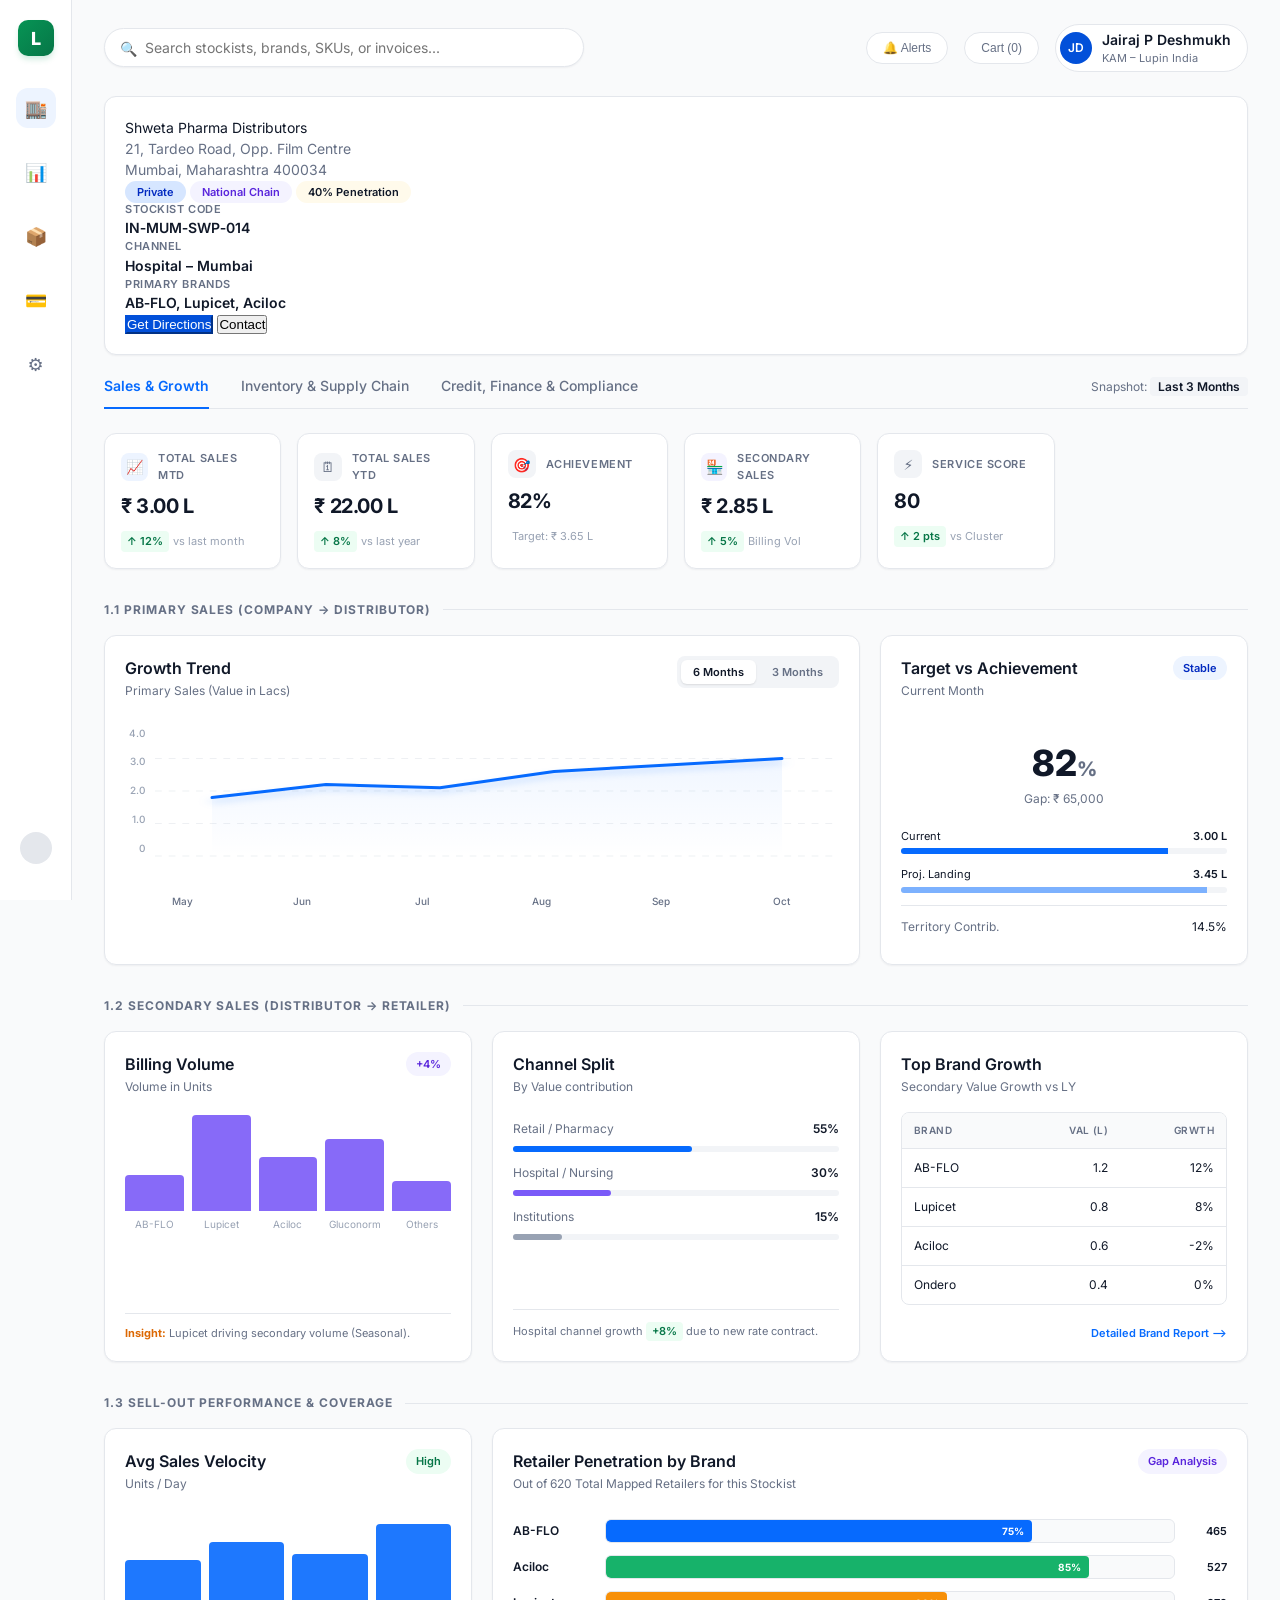
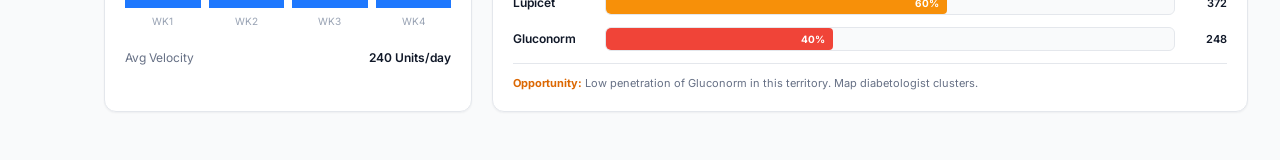
<file: Backup Before Update.html>
<!DOCTYPE html>
<html lang="en">

<head>
    <meta charset="UTF-8">
    <meta name="viewport" content="width=device-width, initial-scale=1">
    <title>Lupin • Stockist 360 – Premium Dashboard</title>

    <!-- Google Fonts -->
    <link rel="preconnect" href="https://fonts.googleapis.com">
    <link rel="preconnect" href="https://fonts.gstatic.com" crossorigin>
    <link href="https://fonts.googleapis.com/css2?family=Inter:wght@400;500;600;700&display=swap" rel="stylesheet">

    <!-- Stylesheet -->
    <link rel="stylesheet" href="styles.css">
</head>

<body>
    <div class="app">
        <!-- Sidebar Navigation -->
        <aside class="sidebar">
            <div class="sidebar-logo">L</div>
            <div class="sidebar-icon active" title="Overview">🏬</div>
            <div class="sidebar-icon" title="Reports">📊</div>
            <div class="sidebar-icon" title="Inventory">📦</div>
            <div class="sidebar-icon" title="Finance">💳</div>
            <div class="sidebar-icon" title="Settings">⚙️</div>
            <div class="sidebar-bottom">
                <div class="sidebar-avatar"></div>
            </div>
        </aside>

        <!-- Main Content Area -->
        <main class="main">
            <!-- Top Navigation -->
            <header class="top-nav">
                <div class="search-wrapper">
                    <span class="search-icon">🔍</span>
                    <input class="search-input" placeholder="Search stockists, brands, SKUs, or invoices..." />
                </div>
                <div class="top-nav-right">
                    <button class="nav-button">🔔 Alerts</button>
                    <button class="nav-button">Cart (0)</button>
                    <div class="user-pill">
                        <div class="user-avatar">JD</div>
                        <div class="user-meta">
                            <div class="name">Jairaj P Deshmukh</div>
                            <div class="role">KAM – Lupin India</div>
                        </div>
                    </div>
                </div>
            </header>

            <!-- Stockist Overview Card -->
            <section class="glass-card stockist-card">
                <div class="stockist-main">
                    <div class="stockist-photo"></div>
                    <div>
                        <div class="stockist-title">Shweta Pharma Distributors</div>
                        <div class="stockist-address">
                            21, Tardeo Road, Opp. Film Centre<br>
                            Mumbai, Maharashtra 400034
                        </div>
                        <div class="tag-row">
                            <span class="pill primary">Private</span>
                            <span class="pill secondary">National Chain</span>
                            <span class="pill warning">40% Penetration</span>
                        </div>
                    </div>
                </div>
                <div class="meta-grid">
                    <div>
                        <div class="meta-label">Stockist Code</div>
                        <div class="meta-value">IN‑MUM‑SWP‑014</div>
                    </div>
                    <div>
                        <div class="meta-label">Channel</div>
                        <div class="meta-value">Hospital – Mumbai</div>
                    </div>
                    <div>
                        <div class="meta-label">Primary Brands</div>
                        <div class="meta-value">AB‑FLO, Lupicet, Aciloc</div>
                    </div>
                </div>
                <div class="stockist-actions">
                    <button class="btn-action btn-filled">Get Directions</button>
                    <button class="btn-action">Contact</button>
                </div>
            </section>

            <!-- Tab Navigation -->
            <div class="tabs-row">
                <div class="main-tabs">
                    <div id="tab-btn-sales" class="main-tab active" onclick="switchTab('sales')">Sales & Growth</div>
                    <div id="tab-btn-inventory" class="main-tab" onclick="switchTab('inventory')">Inventory & Supply
                        Chain</div>
                    <div id="tab-btn-credit" class="main-tab" onclick="switchTab('credit')">Credit, Finance & Compliance
                    </div>
                </div>
                <div class="tabs-context">Snapshot: <span>Last 3 Months</span></div>
            </div>

            <!-- SALES TAB -->
            <div id="tab-sales" class="fade-in">
                <!-- KPI Strip -->
                <section class="kpi-strip">
                    <div class="glass-card kpi-card">
                        <div class="kpi-header">
                            <div class="kpi-icon" style="color:var(--brand-600); background:var(--brand-25)">📈</div>
                            <div class="kpi-label">Total Sales MTD</div>
                        </div>
                        <div class="kpi-value">₹ 3.00 L</div>
                        <div><span class="trend good">↑ 12%</span><span class="kpi-sub">vs last month</span></div>
                    </div>
                    <div class="glass-card kpi-card">
                        <div class="kpi-header">
                            <div class="kpi-icon">🗓</div>
                            <div class="kpi-label">Total Sales YTD</div>
                        </div>
                        <div class="kpi-value">₹ 22.00 L</div>
                        <div><span class="trend good">↑ 8%</span><span class="kpi-sub">vs last year</span></div>
                    </div>
                    <div class="glass-card kpi-card">
                        <div class="kpi-header">
                            <div class="kpi-icon">🎯</div>
                            <div class="kpi-label">Achievement</div>
                        </div>
                        <div class="kpi-value">82%</div>
                        <div><span class="kpi-sub">Target: ₹ 3.65 L</span></div>
                    </div>
                    <div class="glass-card kpi-card">
                        <div class="kpi-header">
                            <div class="kpi-icon" style="color:var(--purple-600); background:var(--purple-50)">🏪</div>
                            <div class="kpi-label">Secondary Sales</div>
                        </div>
                        <div class="kpi-value">₹ 2.85 L</div>
                        <div><span class="trend good">↑ 5%</span><span class="kpi-sub">Billing Vol</span></div>
                    </div>
                    <div class="glass-card kpi-card">
                        <div class="kpi-header">
                            <div class="kpi-icon">⚡</div>
                            <div class="kpi-label">Service Score</div>
                        </div>
                        <div class="kpi-value">80</div>
                        <div><span class="trend good">↑ 2 pts</span><span class="kpi-sub">vs Cluster</span></div>
                    </div>
                </section>

                <div class="section-label">1.1 Primary Sales (Company → Distributor)</div>
                <section class="grid-row">
                    <div class="glass-card" style="grid-column: span 2;">
                        <div class="card-inner">
                            <div class="card-header-row">
                                <div>
                                    <div class="card-title">Growth Trend</div>
                                    <div class="card-sub">Primary Sales (Value in Lacs)</div>
                                </div>
                                <div class="time-pills" style="margin:0">
                                    <div class="time-pill active">6 Months</div>
                                    <div class="time-pill">3 Months</div>
                                </div>
                            </div>
                            <div class="chart-wrapper">
                                <div class="y-axis">
                                    <span>4.0</span><span>3.0</span><span>2.0</span><span>1.0</span><span>0</span>
                                </div>
                                <div class="chart-area">
                                    <div class="hover-layer">
                                        <div class="hover-col">
                                            <div class="chart-tooltip">May: ₹1.80 L</div>
                                            <div class="data-dot" style="bottom: 45%;"></div>
                                        </div>
                                        <div class="hover-col">
                                            <div class="chart-tooltip">Jun: ₹2.20 L</div>
                                            <div class="data-dot" style="bottom: 55%;"></div>
                                        </div>
                                        <div class="hover-col">
                                            <div class="chart-tooltip">Jul: ₹2.10 L</div>
                                            <div class="data-dot" style="bottom: 52.5%;"></div>
                                        </div>
                                        <div class="hover-col">
                                            <div class="chart-tooltip">Aug: ₹2.60 L</div>
                                            <div class="data-dot" style="bottom: 65%;"></div>
                                        </div>
                                        <div class="hover-col">
                                            <div class="chart-tooltip">Sep: ₹2.80 L</div>
                                            <div class="data-dot" style="bottom: 70%;"></div>
                                        </div>
                                        <div class="hover-col">
                                            <div class="chart-tooltip">Oct: ₹3.00 L</div>
                                            <div class="data-dot" style="bottom: 75%;"></div>
                                        </div>
                                    </div>
                                    <svg class="sales-svg" preserveAspectRatio="none" viewBox="0 0 300 130">
                                        <defs>
                                            <linearGradient id="gradientBlue" x1="0" y1="0" x2="0" y2="1">
                                                <stop offset="0%" stop-color="#066afe" stop-opacity="0.3" />
                                                <stop offset="100%" stop-color="#066afe" stop-opacity="0" />
                                            </linearGradient>
                                        </defs>
                                        <line x1="0" y1="32.5" x2="300" y2="32.5" class="grid-line" />
                                        <line x1="0" y1="65" x2="300" y2="65" class="grid-line" />
                                        <line x1="0" y1="97.5" x2="300" y2="97.5" class="grid-line" />
                                        <line x1="0" y1="130" x2="300" y2="130" class="grid-line" />
                                        <polygon
                                            points="25,130 25,71.5 75,58.5 125,61.75 175,45.5 225,39 275,32.5 275,130"
                                            class="path-area" />
                                        <polyline points="25,71.5 75,58.5 125,61.75 175,45.5 225,39 275,32.5"
                                            class="path-line" vector-effect="non-scaling-stroke" />
                                    </svg>
                                </div>
                            </div>
                            <div class="x-axis">
                                <span class="x-label">May</span>
                                <span class="x-label">Jun</span>
                                <span class="x-label">Jul</span>
                                <span class="x-label">Aug</span>
                                <span class="x-label">Sep</span>
                                <span class="x-label">Oct</span>
                            </div>
                        </div>
                    </div>
                    <div class="glass-card">
                        <div class="card-inner">
                            <div class="card-header-row">
                                <div>
                                    <div class="card-title">Target vs Achievement</div>
                                    <div class="card-sub">Current Month</div>
                                </div>
                                <div class="badge-chip bc-blue">Stable</div>
                            </div>
                            <div style="text-align:center; padding: 20px 0;">
                                <div style="font-size:36px; font-weight:800; color:var(--text-main);">
                                    82<span style="font-size:20px; color:var(--text-muted);">%</span>
                                </div>
                                <div style="font-size:12px; color:var(--text-muted);">Gap: ₹ 65,000</div>
                            </div>
                            <div style="margin-bottom:12px;">
                                <div
                                    style="display:flex; justify-content:space-between; font-size:11px; margin-bottom:4px;">
                                    <span>Current</span><span style="font-weight:600">3.00 L</span>
                                </div>
                                <div
                                    style="height:6px; background:var(--gray-100); border-radius:99px; overflow:hidden;">
                                    <div style="width:82%; background:var(--brand-500); height:100%;"></div>
                                </div>
                            </div>
                            <div style="margin-bottom:12px;">
                                <div
                                    style="display:flex; justify-content:space-between; font-size:11px; margin-bottom:4px;">
                                    <span>Proj. Landing</span><span style="font-weight:600">3.45 L</span>
                                </div>
                                <div
                                    style="height:6px; background:var(--gray-100); border-radius:99px; overflow:hidden;">
                                    <div style="width:94%; background:var(--brand-200); height:100%;"></div>
                                </div>
                            </div>
                            <div class="metric-row"
                                style="margin-top:auto; padding-top:12px; border-top:1px solid var(--border-subtle);">
                                <span class="metric-label">Territory Contrib.</span>
                                <spanclass="metric-val">14.5%</span>
                            </div>
                        </div>
                    </div>
                </section>

                <div class="section-label">1.2 Secondary Sales (Distributor → Retailer)</div>
                <section class="grid-row">
                    <div class="glass-card">
                        <div class="card-inner">
                            <div class="card-header-row">
                                <div>
                                    <div class="card-title">Billing Volume</div>
                                    <div class="card-sub">Volume in Units</div>
                                </div>
                                <div class="badge-chip bc-purple">+4%</div>
                            </div>
                            <div class="chart-box">
                                <div class="chart-bar-col" data-val="3200 Units">
                                    <div class="chart-bar secondary" style="height: 30%;"></div>
                                    <div class="chart-label">AB-FLO</div>
                                </div>
                                <div class="chart-bar-col" data-val="7500 Units">
                                    <div class="chart-bar secondary" style="height: 80%;"></div>
                                    <div class="chart-label">Lupicet</div>
                                </div>
                                <div class="chart-bar-col" data-val="4200 Units">
                                    <div class="chart-bar secondary" style="height: 45%;"></div>
                                    <div class="chart-label">Aciloc</div>
                                </div>
                                <div class="chart-bar-col" data-val="5800 Units">
                                    <div class="chart-bar secondary" style="height: 60%;"></div>
                                    <div class="chart-label">Gluconorm</div>
                                </div>
                                <div class="chart-bar-col" data-val="2100 Units">
                                    <div class="chart-bar secondary" style="height: 25%;"></div>
                                    <div class="chart-label">Others</div>
                                </div>
                            </div>
                            <div class="card-note">
                                <span class="note-warn">Insight:</span> Lupicet driving secondary volume (Seasonal).
                            </div>
                        </div>
                    </div>
                    <div class="glass-card">
                        <div class="card-inner">
                            <div class="card-header-row">
                                <div>
                                    <div class="card-title">Channel Split</div>
                                    <div class="card-sub">By Value contribution</div>
                                </div>
                            </div>
                            <div style="margin-top:8px;">
                                <div class="metric-row">
                                    <span class="metric-label">Retail / Pharmacy</span>
                                    <span class="metric-val">55%</span>
                                </div>
                                <div
                                    style="height:6px; width:100%; background:var(--gray-100); border-radius:99px; margin-bottom:12px;">
                                    <div
                                        style="width:55%; background:var(--brand-500); height:100%; border-radius:99px;">
                                    </div>
                                </div>
                                <div class="metric-row">
                                    <span class="metric-label">Hospital / Nursing</span>
                                    <span class="metric-val">30%</span>
                                </div>
                                <div
                                    style="height:6px; width:100%; background:var(--gray-100); border-radius:99px; margin-bottom:12px;">
                                    <div
                                        style="width:30%; background:var(--purple-500); height:100%; border-radius:99px;">
                                    </div>
                                </div>
                                <div class="metric-row">
                                    <span class="metric-label">Institutions</span>
                                    <span class="metric-val">15%</span>
                                </div>
                                <div
                                    style="height:6px; width:100%; background:var(--gray-100); border-radius:99px; margin-bottom:12px;">
                                    <div
                                        style="width:15%; background:var(--text-light); height:100%; border-radius:99px;">
                                    </div>
                                </div>
                            </div>
                            <div class="card-note">
                                Hospital channel growth <span class="trend good">+8%</span> due to new rate contract.
                            </div>
                        </div>
                    </div>
                    <div class="glass-card">
                        <div class="card-inner">
                            <div class="card-header-row">
                                <div>
                                    <div class="card-title">Top Brand Growth</div>
                                    <div class="card-sub">Secondary Value Growth vs LY</div>
                                </div>
                            </div>
                            <div class="table-container">
                                <table>
                                    <thead>
                                        <tr>
                                            <th>Brand</th>
                                            <th class="text-right">Val (L)</th>
                                            <th class="text-right">Grwth</th>
                                        </tr>
                                    </thead>
                                    <tbody>
                                        <tr>
                                            <td>AB-FLO</td>
                                            <td class="text-right">1.2</td>
                                            <td class="text-right good">12%</td>
                                        </tr>
                                        <tr>
                                            <td>Lupicet</td>
                                            <td class="text-right">0.8</td>
                                            <td class="text-right good">8%</td>
                                        </tr>
                                        <tr>
                                            <td>Aciloc</td>
                                            <td class="text-right">0.6</td>
                                            <td class="text-right bad">-2%</td>
                                        </tr>
                                        <tr>
                                            <td>Ondero</td>
                                            <td class="text-right">0.4</td>
                                            <td class="text-right">0%</td>
                                        </tr>
                                    </tbody>
                                </table>
                            </div>
                            <div class="link-report">Detailed Brand Report ⟶</div>
                        </div>
                    </div>
                </section>

                <div class="section-label">1.3 Sell-out Performance & Coverage</div>
                <section class="grid-row">
                    <div class="glass-card">
                        <div class="card-inner">
                            <div class="card-header-row">
                                <div>
                                    <div class="card-title">Avg Sales Velocity</div>
                                    <div class="card-sub">Units / Day</div>
                                </div>
                                <div class="badge-chip bc-green">High</div>
                            </div>
                            <div class="chart-box">
                                <div class="chart-bar-col" data-val="180/day">
                                    <div class="chart-bar primary" style="height: 40%;"></div>
                                    <div class="chart-label">WK1</div>
                                </div>
                                <div class="chart-bar-col" data-val="220/day">
                                    <div class="chart-bar primary" style="height: 55%;"></div>
                                    <div class="chart-label">WK2</div>
                                </div>
                                <div class="chart-bar-col" data-val="195/day">
                                    <div class="chart-bar primary" style="height: 45%;"></div>
                                    <div class="chart-label">WK3</div>
                                </div>
                                <div class="chart-bar-col" data-val="265/day">
                                    <div class="chart-bar primary" style="height: 70%;"></div>
                                    <div class="chart-label">WK4</div>
                                </div>
                            </div>
                            <div class="metric-row">
                                <span class="metric-label">Avg Velocity</span>
                                <span class="metric-val">240 Units/day</span>
                            </div>
                        </div>
                    </div>
                    <div class="glass-card" style="grid-column: span 2;">
                        <div class="card-inner">
                            <div class="card-header-row">
                                <div>
                                    <div class="card-title">Retailer Penetration by Brand</div>
                                    <div class="card-sub">Out of 620 Total Mapped Retailers for this Stockist</div>
                                </div>
                                <div class="badge-chip bc-purple">Gap Analysis</div>
                            </div>
                            <div style="margin-top:10px;">
                                <div class="brand-basket-row">
                                    <div class="bb-name">AB-FLO</div>
                                    <div class="bb-track">
                                        <div class="bb-bar" style="width: 75%; background: var(--brand-500);">75%</div>
                                    </div>
                                    <div class="bb-val">465</div>
                                </div>
                                <div class="brand-basket-row">
                                    <div class="bb-name">Aciloc</div>
                                    <div class="bb-track">
                                        <div class="bb-bar" style="width: 85%; background: var(--success-500);">85%
                                        </div>
                                    </div>
                                    <div class="bb-val">527</div>
                                </div>
                                <div class="brand-basket-row">
                                    <div class="bb-name">Lupicet</div>
                                    <div class="bb-track">
                                        <div class="bb-bar" style="width: 60%; background: var(--warning-500);">60%
                                        </div>
                                    </div>
                                    <div class="bb-val">372</div>
                                </div>
                                <div class="brand-basket-row">
                                    <div class="bb-name">Gluconorm</div>
                                    <div class="bb-track">
                                        <div class="bb-bar" style="width: 40%; background: var(--error-500);">40%</div>
                                    </div>
                                    <div class="bb-val">248</div>
                                </div>
                            </div>
                            <div class="card-note">
                                <span class="note-warn">Opportunity:</span> Low penetration of Gluconorm in this
                                territory. Map diabetologist clusters.
                            </div>
                        </div>
                    </div>
                </section>
            </div>

            <!-- INVENTORY TAB -->
            <div id="tab-inventory" class="hidden fade-in">
                <!-- KPI Strip -->
                <section class="kpi-strip">
                    <div class="glass-card kpi-card">
                        <div class="kpi-header">
                            <div class="kpi-icon">₹</div>
                            <div class="kpi-label">Stock Value</div>
                        </div>
                        <div class="kpi-value">₹ 48.2 L</div>
                        <div><span class="trend good">+12%</span><span class="kpi-sub">vs last month</span></div>
                    </div>
                    <div class="glass-card kpi-card">
                        <div class="kpi-header">
                            <div class="kpi-icon">📦</div>
                            <div class="kpi-label">Days Inventory (DOI)</div>
                        </div>
                        <div class="kpi-value" style="color:var(--error-600)">46 Days</div>
                        <div><span class="trend bad">+11 days</span><span class="kpi-sub">vs Norm (35)</span></div>
                    </div>
                    <div class="glass-card kpi-card">
                        <div class="kpi-header">
                            <div class="kpi-icon">📊</div>
                            <div class="kpi-label">Norm Variance</div>
                        </div>
                        <div class="kpi-value">+18%</div>
                        <div><span class="trend bad">Overstocked</span><span class="kpi-sub">3/7 Brands High</span>
                        </div>
                    </div>
                    <div class="glass-card kpi-card">
                        <div class="kpi-header">
                            <div class="kpi-icon">✅</div>
                            <div class="kpi-label">Fill Rate</div>
                        </div>
                        <div class="kpi-value">94%</div>
                        <div><span class="trend good">+4 pts</span><span class="kpi-sub">Last 30 days</span></div>
                    </div>
                    <div class="glass-card kpi-card">
                        <div class="kpi-header">
                            <div class="kpi-icon">⏱</div>
                            <div class="kpi-label">OTIF Score</div>
                        </div>
                        <div class="kpi-value">88%</div>
                        <div><span class="trend bad">-7 pts</span><span class="kpi-sub">vs Target (95%)</span></div>
                    </div>
                </section>

                <div class="section-label">2.1 Inventory Health</div>
                <section class="grid-row">
                    <div class="glass-card">
                        <div class="card-inner">
                            <div class="card-header-row">
                                <div>
                                    <div class="card-title">Brand / SKU Stock Ageing</div>
                                    <div class="card-sub">Share of inventory by buckets</div>
                                </div>
                                <div class="badge-chip bc-gray">0–30 to 120+</div>
                            </div>
                            <div class="time-pills">
                                <div class="time-pill active">All Brands</div>
                                <div class="time-pill">Top 10 SKUs</div>
                            </div>
                            <div class="ageing-legend">
                                <span><span class="dot d-30"></span>0–30</span>
                                <span><span class="dot d-60"></span>31–60</span>
                                <span><span class="dot d-90"></span>61–90</span>
                                <span><span class="dot d-120"></span>120+</span>
                            </div>
                            <div class="ageing-row">
                                <div class="ageing-brand">AB‑FLO</div>
                                <div class="ageing-bar">
                                    <div class="d-30" style="width:30%"></div>
                                    <div class="d-60" style="width:25%"></div>
                                    <div class="d-90" style="width:20%"></div>
                                    <div class="d-120" style="width:25%"></div>
                                </div>
                                <div style="width:30px; text-align:right; color:var(--text-muted)">18%</div>
                            </div>
                            <div class="ageing-row">
                                <div class="ageing-brand">Lupicet</div>
                                <div class="ageing-bar">
                                    <div class="d-30" style="width:45%"></div>
                                    <div class="d-60" style="width:30%"></div>
                                    <div class="d-90" style="width:15%"></div>
                                    <div class="d-120" style="width:10%"></div>
                                </div>
                                <div style="width:30px; text-align:right; color:var(--text-muted)">10%</div>
                            </div>
                            <div class="ageing-row">
                                <div class="ageing-brand">Aciloc</div>
                                <div class="ageing-bar">
                                    <div class="d-30" style="width:35%"></div>
                                    <div class="d-60" style="width:25%"></div>
                                    <div class="d-90" style="width:20%"></div>
                                    <div class="d-120" style="width:20%"></div>
                                </div>
                                <div style="width:30px; text-align:right; color:var(--text-muted)">20%</div>
                            </div>
                            <div class="ageing-row">
                                <div class="ageing-brand">Lupride</div>
                                <div class="ageing-bar">
                                    <div class="d-30" style="width:50%"></div>
                                    <div class="d-60" style="width:30%"></div>
                                    <div class="d-90" style="width:10%"></div>
                                    <div class="d-120" style="width:10%"></div>
                                </div>
                                <div style="width:30px; text-align:right; color:var(--text-muted)">9%</div>
                            </div>
                            <div class="card-note">
                                <span class="note-warn">Insight:</span> Higher ageing in AB‑FLO & Aciloc. Plan
                                liquidation offers in next 2 cycles.
                            </div>
                        </div>
                    </div>
                    <div class="glass-card">
                        <div class="card-inner">
                            <div class="card-header-row">
                                <div>
                                    <div class="card-title">Near‑Expiry Stock (≤ 90 Days)</div>
                                    <div class="card-sub">Value at risk</div>
                                </div>
                                <div class="badge-chip bc-red">Exposure: ₹ 3.1 L</div>
                            </div>
                            <div class="table-container">
                                <table>
                                    <thead>
                                        <tr>
                                            <th>Brand</th>
                                            <th class="text-right">Qty</th>
                                            <th class="text-right">Value (₹)</th>
                                            <th class="text-right">%</th>
                                        </tr>
                                    </thead>
                                    <tbody>
                                        <tr>
                                            <td>AB‑FLO</td>
                                            <td class="text-right">4,320</td>
                                            <td class="text-right">1.2 L</td>
                                            <td class="text-right">39%</td>
                                        </tr>
                                        <tr>
                                            <td>Lupicet</td>
                                            <td class="text-right">2,150</td>
                                            <td class="text-right">82k</td>
                                            <td class="text-right">26%</td>
                                        </tr>
                                        <tr>
                                            <td>Aciloc</td>
                                            <td class="text-right">1,850</td>
                                            <td class="text-right">64k</td>
                                            <td class="text-right">21%</td>
                                        </tr>
                                        <tr>
                                            <td>Lupride</td>
                                            <td class="text-right">980</td>
                                            <td class="text-right">44k</td>
                                            <td class="text-right">14%</td>
                                        </tr>
                                    </tbody>
                                    <tfoot>
                                        <tr>
                                            <td>Total</td>
                                            <td class="text-right">9,300</td>
                                            <td class="text-right">3.1 L</td>
                                            <td class="text-right">6.4%</td>
                                        </tr>
                                    </tfoot>
                                </table>
                            </div>
                            <div class="card-note">
                                <span class="note-crit">Action:</span> Push liquidation for AB‑FLO & Lupicet; restrict
                                fresh billing.
                            </div>
                            <div class="link-report">View batch‑wise report ⟶</div>
                        </div>
                    </div>
                    <div class="glass-card"
                        style="background: linear-gradient(to bottom right, var(--color-white), var(--gray-50));">
                        <div class="card-inner">
                            <div class="card-header-row">
                                <div>
                                    <div class="card-title">Inventory Health Score</div>
                                    <div class="card-sub">Composite benchmark</div>
                                </div>
                                <div class="badge-chip bc-green">Stable</div>
                            </div>
                            <div style="text-align:center; margin:12px 0;">
                                <div style="font-size:48px; font-weight:800; color:var(--brand-500); line-height:1;">86
                                </div>
                                <div style="font-size:12px; color:var(--text-muted); margin-top:6px;">vs Cluster Avg
                                    <span style="color:var(--success-600); font-weight:700;">+5 pts</span></div>
                            </div>
                            <div style="display:flex; flex-direction:column; gap:8px; margin-top:12px;">
                                <div class="metric-row">
                                    <span class="metric-label">DOI adherence</span>
                                    <span class="metric-val bad">76%</span>
                                </div>
                                <div class="metric-row">
                                    <span class="metric-label">Norms vs Actual</span>
                                    <span class="metric-val bad">Over+18%</span>
                                </div>
                                <div class="metric-row">
                                    <span class="metric-label">Expiry Exposure</span>
                                    <span class="metric-val good">Low • 6.4%</span>
                                </div>
                                <div class="metric-row">
                                    <span class="metric-label">Service Continuity</span>
                                    <span class="metric-val good">98.5%</span>
                                </div>
                            </div>
                            <div class="card-note">
                                Optimise reorder points for AB‑FLO & Aciloc to reduce DOI without impacting service.
                            </div>
                        </div>
                    </div>
                </section>

                <div class="section-label">2.2 Order Mgmt • 2.3 Returns</div>
                <section class="grid-row">
                    <div class="glass-card">
                        <div class="card-inner">
                            <div class="card-header-row">
                                <div>
                                    <div class="card-title">Order Metrics</div>
                                    <div class="card-sub">Last 3 Months</div>
                                </div>
                                <div class="badge-chip bc-green">3.4 Cycles/mo</div>
                            </div>
                            <div class="metric-row">
                                <span class="metric-label">Frequency</span>
                                <span class="metric-val">Every 8.7 days</span>
                            </div>
                            <div class="metric-row">
                                <span class="metric-label">Fill Rate</span>
                                <span class="metric-val good">94%</span>
                            </div>
                            <div class="metric-row">
                                <span class="metric-label">OTIF</span>
                                <span class="metric-val bad">88%</span>
                            </div>
                            <div class="table-container" style="margin-top:12px;">
                                <table>
                                    <thead>
                                        <tr>
                                            <th>Month</th>
                                            <th class="text-right">Ord</th>
                                            <th class="text-right">Fill</th>
                                            <th class="text-right">OTIF</th>
                                        </tr>
                                    </thead>
                                    <tbody>
                                        <tr>
                                            <td>Aug</td>
                                            <td class="text-right">11</td>
                                            <td class="text-right">92%</td>
                                            <td class="text-right bad">86%</td>
                                        </tr>
                                        <tr>
                                            <td>Sep</td>
                                            <td class="text-right">10</td>
                                            <td class="text-right">95%</td>
                                            <td class="text-right">89%</td>
                                        </tr>
                                        <tr>
                                            <td>Oct</td>
                                            <td class="text-right">12</td>
                                            <td class="text-right">95%</td>
                                            <td class="text-right good">90%</td>
                                        </tr>
                                    </tbody>
                                </table>
                            </div>
                            <div class="card-note">
                                <span class="note-warn">Note:</span> OTIF dips during emergency AB‑FLO orders. Discuss
                                safety stock.
                            </div>
                        </div>
                    </div>
                    <div class="glass-card">
                        <div class="card-inner">
                            <div class="card-header-row">
                                <div>
                                    <div class="card-title">Returns & Expiry</div>
                                    <div class="card-sub">YTD Status</div>
                                </div>
                                <div class="badge-chip bc-red">2.3%</div>
                            </div>
                            <div class="metric-row">
                                <span class="metric-label">Damaged/Expired</span>
                                <span class="metric-val bad">₹ 0.96 L</span>
                            </div>
                            <div class="metric-row">
                                <span class="metric-label">Credit Note TAT</span>
                                <span class="metric-val">21 days</span>
                            </div>
                            <div class="table-container" style="margin-top:12px;">
                                <table>
                                    <thead>
                                        <tr>
                                            <th>Type</th>
                                            <th class="text-right">Cnt</th>
                                            <th class="text-right">Val</th>
                                            <th class="text-right">Days</th>
                                        </tr>
                                    </thead>
                                    <tbody>
                                        <tr>
                                            <td>Expiry</td>
                                            <td class="text-right">9</td>
                                            <td class="text-right">4.2 L</td>
                                            <td class="text-right">24</td>
                                        </tr>
                                        <tr>
                                            <td>Pullback</td>
                                            <td class="text-right">6</td>
                                            <td class="text-right">2.8 L</td>
                                            <td class="text-right">18</td>
                                        </tr>
                                        <tr>
                                            <td>Damage</td>
                                            <td class="text-right">4</td>
                                            <td class="text-right">1.7 L</td>
                                            <td class="text-right">20</td>
                                        </tr>
                                    </tbody>
                                    <tfoot>
                                        <tr>
                                            <td>Total</td>
                                            <td class="text-right">19</td>
                                            <td class="text-right">8.7 L</td>
                                            <td class="text-right">21</td>
                                        </tr>
                                    </tfoot>
                                </table>
                            </div>
                            <div class="card-note">
                                <span class="note-crit">Action:</span> Align expiry‑return SOP; monthly review with
                                finance.
                            </div>
                            <div class="link-report">View report ⟶</div>
                        </div>
                    </div>
                    <div class="glass-card">
                        <div class="card-inner">
                            <div class="card-header-row">
                                <div>
                                    <div class="card-title">Credit Note Cycle Time</div>
                                    <div class="card-sub">Delay Analysis</div>
                                </div>
                                <div class="badge-chip bc-gray">Workflow</div>
                            </div>
                            <div class="table-container">
                                <table>
                                    <thead>
                                        <tr>
                                            <th>Stage</th>
                                            <th class="text-right">Days</th>
                                            <th class="text-right">Target</th>
                                            <th class="text-right">Sts</th>
                                        </tr>
                                    </thead>
                                    <tbody>
                                        <tr>
                                            <td>Hosp Submission</td>
                                            <td class="text-right">6</td>
                                            <td class="text-right">5</td>
                                            <td class="text-right bad">Slow</td>
                                        </tr>
                                        <tr>
                                            <td>Lupin Review</td>
                                            <td class="text-right">8</td>
                                            <td class="text-right">6</td>
                                            <td class="text-right bad">Hold</td>
                                        </tr>
                                        <tr>
                                            <td>CN Issue</td>
                                            <td class="text-right">7</td>
                                            <td class="text-right">4</td>
                                            <td class="text-right">Focus</td>
                                        </tr>
                                    </tbody>
                                    <tfoot>
                                        <tr>
                                            <td>Total TAT</td>
                                            <td class="text-right">21</td>
                                            <td class="text-right">15</td>
                                            <td></td>
                                        </tr>
                                    </tfoot>
                                </table>
                            </div>
                            <div class="card-note">
                                <span class="note-warn">Next:</span> Fast-track low-value expiry returns; explore bulk
                                quarterly credits.
                            </div>
                        </div>
                    </div>
                </section>
            </div>

            <!-- CREDIT TAB -->
            <div id="tab-credit" class="hidden fade-in">
                <!-- KPI Strip -->
                <section class="kpi-strip">
                    <div class="glass-card kpi-card">
                        <div class="kpi-header">
                            <div class="kpi-icon">₹</div>
                            <div class="kpi-label">Outstanding</div>
                        </div>
                        <div class="kpi-value">₹ 32.4 L</div>
                        <div><span class="trend bad">₹ 14.8 L</span><span class="kpi-sub">Overdue</span></div>
                    </div>
                    <div class="glass-card kpi-card">
                        <div class="kpi-header">
                            <div class="kpi-icon">⏳</div>
                            <div class="kpi-label">90+Days Due</div>
                        </div>
                        <div class="kpi-value">₹ 10.8 L</div>
                        <div><span class="trend bad">High Risk</span><span class="kpi-sub">31% of AR</span></div>
                    </div>
                    <div class="glass-card kpi-card">
                        <div class="kpi-header">
                            <div class="kpi-icon">💳</div>
                            <div class="kpi-label">Utilization</div>
                        </div>
                        <div class="kpi-value">81%</div>
                        <div><span class="kpi-sub">Limit ₹ 40 L</span><span class="trend bad">Low Avail</span></div>
                    </div>
                    <div class="glass-card kpi-card">
                        <div class="kpi-header">
                            <div class="kpi-icon">📄</div>
                            <div class="kpi-label">Claims</div>
                        </div>
                        <div class="kpi-value">₹ 4.17 L</div>
                        <div><span class="trend bad">22 Docs</span><span class="kpi-sub">Trade Schemes</span></div>
                    </div>
                    <div class="glass-card kpi-card">
                        <div class="kpi-header">
                            <div class="kpi-icon">✅</div>
                            <div class="kpi-label">Compliance</div>
                        </div>
                        <div class="kpi-value">2 Alerts</div>
                        <div><span class="trend bad">GST Due</span><span class="kpi-sub">Renewal</span></div>
                    </div>
                </section>

                <div class="section-label">3.1 Financial Health</div>
                <section class="grid-row">
                    <div class="glass-card">
                        <div class="card-inner">
                            <div class="card-header-row">
                                <div>
                                    <div class="card-title">Outstanding Balance (AR)</div>
                                    <div class="card-sub">Receivable Position</div>
                                </div>
                                <div class="badge-chip bc-red">₹ 14.8 L Overdue</div>
                            </div>
                            <div class="metric-row">
                                <span class="metric-label">Total Outstanding</span>
                                <span class="metric-val bad">₹ 32.4 L</span>
                            </div>
                            <div class="table-container" style="margin-top:10px;">
                                <table>
                                    <thead>
                                        <tr>
                                            <th>Ageing</th>
                                            <th class="text-right">Amt (₹)</th>
                                            <th class="text-right">%</th>
                                        </tr>
                                    </thead>
                                    <tbody>
                                        <tr>
                                            <td>0–30 days</td>
                                            <td class="text-right">8.6 L</td>
                                            <td class="text-right">27%</td>
                                        </tr>
                                        <tr>
                                            <td>31–60 days</td>
                                            <td class="text-right">6.8 L</td>
                                            <td class="text-right">21%</td>
                                        </tr>
                                        <tr>
                                            <td>61–90 days</td>
                                            <td class="text-right">6.2 L</td>
                                            <td class="text-right">19%</td>
                                        </tr>
                                        <tr>
                                            <td>91–180 days</td>
                                            <td class="text-right">7.4 L</td>
                                            <td class="text-right">23%</td>
                                        </tr>
                                        <tr>
                                            <td>180+days</td>
                                            <td class="text-right">3.4 L</td>
                                            <td class="text-right">10%</td>
                                        </tr>
                                    </tbody>
                                    <tfoot>
                                        <tr>
                                            <td>Total</td>
                                            <td class="text-right">32.4 L</td>
                                            <td></td>
                                        </tr>
                                    </tfoot>
                                </table>
                            </div>
                            <div class="card-note">
                                <span class="note-crit">Action:</span> Follow‑up on 91+day buckets; automate reminders.
                            </div>
                        </div>
                    </div>
                    <div class="glass-card">
                        <div class="card-inner">
                            <div class="card-header-row">
                                <div>
                                    <div class="card-title">Credit Utilization</div>
                                    <div class="card-sub">Real-time Exposure</div>
                                </div>
                                <div class="badge-chip bc-gray">Limit: ₹ 40 L</div>
                            </div>
                            <div style="margin: 16px 0;">
                                <div
                                    style="display:flex; justify-content:space-between; font-size:12px; margin-bottom:4px;">
                                    <span class="metric-val bad">81% Used</span>
                                    <span class="metric-label">19% Free</span>
                                </div>
                                <div
                                    style="height:10px; width:100%; background:var(--gray-100); border-radius:99px; overflow:hidden;">
                                    <div style="height:100%; width:81%; background:var(--error-500);"></div>
                                </div>
                            </div>
                            <div class="metric-row">
                                <span class="metric-label">Available</span>
                                <span class="metric-val good">₹ 7.6 L</span>
                            </div>
                            <div class="metric-row">
                                <span class="metric-label">Overdue>90d</span>
                                <span class="metric-val bad">₹ 10.8 L</span>
                            </div>
                            <div class="metric-row">
                                <span class="metric-label">Avg Payment Cycle</span>
                                <span class="metric-val">32 days</span>
                            </div>
                            <div class="card-note">
                                <span class="note-warn">Insight:</span> Credit threshold likely to be reached in 2
                                cycles — consider temp limit enhancement.
                            </div>
                        </div>
                    </div>
                    <div class="glass-card">
                        <div class="card-inner">
                            <div class="card-header-row">
                                <div>
                                    <div class="card-title">Payment Cycle</div>
                                    <div class="card-sub">Last 6 Months</div>
                                </div>
                                <div class="badge-chip bc-green">Stable</div>
                            </div>
                            <div class="table-container">
                                <table>
                                    <thead>
                                        <tr>
                                            <th>Month</th>
                                            <th class="text-right">Days</th>
                                            <th class="text-right">Status</th>
                                        </tr>
                                    </thead>
                                    <tbody>
                                        <tr>
                                            <td>May</td>
                                            <td class="text-right">29</td>
                                            <td class="text-right good">On time</td>
                                        </tr>
                                        <tr>
                                            <td>Jun</td>
                                            <td class="text-right">31</td>
                                            <td class="text-right good">OK</td>
                                        </tr>
                                        <tr>
                                            <td>Jul</td>
                                            <td class="text-right">34</td>
                                            <td class="text-right">Delay</td>
                                        </tr>
                                        <tr>
                                            <td>Aug</td>
                                            <td class="text-right">33</td>
                                            <td class="text-right">Neutral</td>
                                        </tr>
                                        <tr>
                                            <td>Sep</td>
                                            <td class="text-right">30</td>
                                            <td class="text-right good">Improved</td>
                                        </tr>
                                        <tr>
                                            <td>Oct</td>
                                            <td class="text-right">32</td>
                                            <td class="text-right">Stable</td>
                                        </tr>
                                    </tbody>
                                </table>
                            </div>
                            <div class="card-note">
                                <span class="note-warn">Note:</span> Spike in Jul-Aug due to scheme settlement delays.
                            </div>
                        </div>
                    </div>
                </section>

                <div class="section-label">3.2 Claims • 3.3 Compliance</div>
                <section class="grid-row">
                    <div class="glass-card">
                        <div class="card-inner">
                            <div class="card-header-row">
                                <div>
                                    <div class="card-title">Trade Schemes</div>
                                    <div class="card-sub">Settlement Status</div>
                                </div>
                                <div class="badge-chip bc-gray">YTD Claims</div>
                            </div>
                            <div class="table-container">
                                <table>
                                    <thead>
                                        <tr>
                                            <th>Scheme</th>
                                            <th class="text-right">Val (₹)</th>
                                            <th class="text-right">Sts</th>
                                        </tr>
                                    </thead>
                                    <tbody>
                                        <tr>
                                            <td>Hosp Bonus</td>
                                            <td class="text-right">1.8 L</td>
                                            <td class="text-right bad">Pending</td>
                                        </tr>
                                        <tr>
                                            <td>Secondary</td>
                                            <td class="text-right">92k</td>
                                            <td class="text-right">Review</td>
                                        </tr>
                                        <tr>
                                            <td>Promo Combo</td>
                                            <td class="text-right">1.4 L</td>
                                            <td class="text-right good">Approved</td>
                                        </tr>
                                    </tbody>
                                </table>
                            </div>
                            <div class="card-note">
                                <span class="note-crit">Action:</span> Prioritize hospital bonus claims.
                            </div>
                        </div>
                    </div>
                    <div class="glass-card">
                        <div class="card-inner">
                            <div class="card-header-row">
                                <div>
                                    <div class="card-title">Pending CNs & Mismatches</div>
                                    <div class="card-sub">Resolution Queue</div>
                                </div>
                                <div class="badge-chip bc-red">High Vol</div>
                            </div>
                            <div class="table-container">
                                <table>
                                    <thead>
                                        <tr>
                                            <th>Type</th>
                                            <th class="text-right">Cnt</th>
                                            <th class="text-right">Val</th>
                                            <th class="text-right">TAT</th>
                                        </tr>
                                    </thead>
                                    <tbody>
                                        <tr>
                                            <td>Expiry CN</td>
                                            <td class="text-right">7</td>
                                            <td class="text-right">2.2 L</td>
                                            <td class="text-right bad">24d</td>
                                        </tr>
                                        <tr>
                                            <td>Breakage</td>
                                            <td class="text-right">4</td>
                                            <td class="text-right">1.1 L</td>
                                            <td class="text-right">18d</td>
                                        </tr>
                                        <tr>
                                            <td>Schemes</td>
                                            <td class="text-right">9</td>
                                            <td class="text-right">2.4 L</td>
                                            <td class="text-right">16d</td>
                                        </tr>
                                        <tr>
                                            <td>Rate Mismatch</td>
                                            <td class="text-right">8</td>
                                            <td class="text-right">-</td>
                                            <td class="text-right">12d</td>
                                        </tr>
                                    </tbody>
                                </table>
                            </div>
                            <div class="card-note">
                                <span class="note-crit">Fix:</span> Expiry CNs slow. Automate GST validation for
                                mismatches.
                            </div>
                        </div>
                    </div>
                    <div class="glass-card">
                        <div class="card-inner">
                            <div class="card-header-row">
                                <div>
                                    <div class="card-title">Compliance</div>
                                    <div class="card-sub">License & GST</div>
                                </div>
                                <div class="badge-chip bc-green">20B Valid</div>
                            </div>
                            <div
                                style="margin-bottom:12px; border-bottom:1px solid var(--border-subtle); padding-bottom:12px;">
                                <div class="metric-row">
                                    <span class="metric-label">Drug License</span>
                                    <span class="metric-val">MH-DL-657891</span>
                                </div>
                                <div class="metric-row">
                                    <span class="metric-label">Expiry</span>
                                    <span class="metric-val">14 Feb 2026</span>
                                </div>
                                <div class="metric-row">
                                    <span class="metric-label">Status</span>
                                    <span class="metric-val good">Up to date</span>
                                </div>
                            </div>
                            <div
                                style="margin-bottom:12px; border-bottom:1px solid var(--border-subtle); padding-bottom:12px;">
                                <div class="metric-row">
                                    <span class="metric-label">GST Aug</span>
                                    <span class="metric-val good">Filed 10th</span>
                                </div>
                                <div class="metric-row">
                                    <span class="metric-label">GST Sep</span>
                                    <span class="metric-val good">Filed 11th</span>
                                </div>
                                <div class="metric-row">
                                    <span class="metric-label">GST Oct</span>
                                    <span class="metric-val bad">Due Now</span>
                                </div>
                            </div>
                            <div class="metric-row">
                                <span class="metric-label">Dist. Agreement</span>
                                <span class="metric-val bad">Exp Jan 2025</span>
                            </div>
                            <div class="card-note">
                                <span class="note-crit">Urgent:</span> Renewal due in 70 days.
                            </div>
                        </div>
                    </div>
                </section>
            </div>
        </main>
    </div>

    <!-- JavaScript -->
    <script src="script.js"></script>
</body>

</html>
</file>
<file: styles.css>
/**
 * Lupin CRM - Stockist 360 Dashboard Styles
 * Design tokens mapped from tokens.js
 */

/* ========================================
   DESIGN TOKENS & CSS VARIABLES
   ======================================== */
:root {
    /* Base Colors */
    --color-white: #ffffff;
    --color-black: #000000;

    /* Gray Scale (Light Mode) */
    --gray-25: #fcfcfd;
    --gray-50: #f9fafb;
    --gray-100: #f2f4f7;
    --gray-200: #e4e7ec;
    --gray-300: #d0d5dd;
    --gray-400: #98a2b3;
    --gray-500: #667085;
    --gray-600: #475467;
    --gray-700: #344054;
    --gray-800: #182230;
    --gray-900: #101828;

    /* Brand Colors */
    --brand-25: #edf4ff;
    --brand-50: #d6e6ff;
    --brand-100: #a8cbff;
    --brand-200: #7cb1fe;
    --brand-300: #5f9ffe;
    --brand-500: #066afe;
    --brand-600: #0250d9;
    --brand-700: #022ac0;

    /* Semantic Colors */
    --success-50: #ecfdf3;
    --success-500: #17b26a;
    --success-600: #079455;
    --success-700: #067647;

    --error-50: #fef3f2;
    --error-500: #f04438;
    --error-600: #d92d20;
    --error-700: #b42318;

    --warning-50: #fffaeb;
    --warning-500: #f79009;
    --warning-600: #dc6803;

    --purple-50: #f4f3ff;
    --purple-500: #7a5af8;
    --purple-600: #6938ef;
    --purple-700: #5925dc;

    /* Spacing */
    --space-1: 4px;
    --space-2: 8px;
    --space-3: 12px;
    --space-4: 16px;
    --space-5: 20px;
    --space-6: 24px;
    --space-8: 32px;
    --space-10: 40px;
    --space-12: 48px;

    /* Radius */
    --radius-xs: 4px;
    --radius-sm: 6px;
    --radius-md: 8px;
    --radius-lg: 10px;
    --radius-xl: 12px;
    --radius-2xl: 16px;
    --radius-full: 9999px;

    /* Typography */
    --font-family: 'Inter', system-ui, sans-serif;
    --font-size-xs: 12px;
    --font-size-sm: 14px;
    --font-size-md: 16px;
    --font-size-lg: 18px;
    --font-size-xl: 20px;
    --font-size-disp-xs: 24px;
    --font-size-disp-md: 36px;

    /* Semantic Mapping */
    --bg-body: var(--gray-50);
    --bg-card: var(--color-white);
    --bg-sidebar: var(--color-white);

    --border-subtle: var(--gray-200);
    --border-hover: var(--gray-300);

    --text-main: var(--gray-900);
    --text-muted: var(--gray-500);
    --text-light: var(--gray-400);

    --accent: var(--brand-500);
    --accent-bg: var(--brand-25);

    --shadow-card: 0 1px 2px 0 rgba(16, 24, 40, 0.05);
    --shadow-hover: 0 4px 6px -2px rgba(16, 24, 40, 0.03), 0 12px 16px -4px rgba(16, 24, 40, 0.08);

    --transition: all 0.2s cubic-bezier(0.4, 0, 0.2, 1);
}

/* ========================================
   RESET & BASE STYLES
   ======================================== */
* {
    box-sizing: border-box;
    margin: 0;
    padding: 0;
    outline: none;
}

body {
    font-family: var(--font-family);
    background: var(--bg-body);
    color: var(--text-main);
    font-size: var(--font-size-sm);
    line-height: 1.5;
    -webkit-font-smoothing: antialiased;
}

/* ========================================
   LAYOUT
   ======================================== */
.app {
    display: grid;
    grid-template-columns: 72px minmax(0, 1fr);
    min-height: 100vh;
}

/* ========================================
   SIDEBAR
   ======================================== */
.sidebar {
    background: var(--bg-sidebar);
    border-right: 1px solid var(--border-subtle);
    display: flex;
    flex-direction: column;
    align-items: center;
    padding: var(--space-5) 0;
    gap: var(--space-6);
    position: sticky;
    top: 0;
    height: 100vh;
    z-index: 50;
}

.sidebar-logo {
    width: 36px;
    height: 36px;
    border-radius: var(--radius-lg);
    background: linear-gradient(135deg, var(--success-600), var(--success-700));
    display: flex;
    align-items: center;
    justify-content: center;
    color: var(--color-white);
    font-weight: 800;
    font-size: 18px;
    margin-bottom: var(--space-2);
    box-shadow: 0 4px 6px -1px rgba(7, 148, 85, 0.2);
}

.sidebar-icon {
    width: 40px;
    height: 40px;
    border-radius: var(--radius-xl);
    display: flex;
    align-items: center;
    justify-content: center;
    color: var(--text-muted);
    cursor: pointer;
    font-size: 18px;
    transition: var(--transition);
}

.sidebar-icon:hover {
    color: var(--accent);
    background: var(--gray-50);
    transform: translateY(-1px);
}

.sidebar-icon.active {
    background: var(--brand-25);
    color: var(--brand-600);
}

.sidebar-bottom {
    margin-top: auto;
    padding-bottom: var(--space-4);
}

.sidebar-avatar {
    width: 32px;
    height: 32px;
    border-radius: var(--radius-full);
    background: var(--gray-200);
}

/* ========================================
   MAIN AREA
   ======================================== */
.main {
    padding: var(--space-6) var(--space-8) var(--space-12);
    max-width: 1600px;
    margin: 0 auto;
    width: 100%;
}

/* ========================================
   TOP NAVIGATION
   ======================================== */
.top-nav {
    display: flex;
    align-items: center;
    justify-content: space-between;
    margin-bottom: var(--space-6);
}

.search-wrapper {
    position: relative;
    width: 100%;
    max-width: 480px;
}

.search-icon {
    position: absolute;
    left: var(--space-4);
    top: 50%;
    transform: translateY(-50%);
    color: var(--text-muted);
    font-size: 14px;
}

.search-input {
    width: 100%;
    padding: 10px var(--space-4) 10px 40px;
    border-radius: var(--radius-full);
    border: 1px solid var(--border-subtle);
    background: var(--color-white);
    box-shadow: var(--shadow-card);
    font-family: inherit;
    font-size: var(--font-size-sm);
    color: var(--text-main);
    transition: var(--transition);
}

.search-input:focus {
    border-color: var(--accent);
    box-shadow: 0 0 0 3px var(--brand-100);
}

.top-nav-right {
    display: flex;
    align-items: center;
    gap: var(--space-4);
}

.nav-button {
    padding: var(--space-2) var(--space-4);
    border-radius: var(--radius-full);
    border: 1px solid var(--border-subtle);
    background: var(--color-white);
    font-size: var(--font-size-xs);
    font-weight: 500;
    cursor: pointer;
    color: var(--text-muted);
    transition: var(--transition);
}

.nav-button:hover {
    border-color: var(--accent);
    color: var(--accent);
}

.user-pill {
    display: flex;
    align-items: center;
    gap: 10px;
    padding: 4px var(--space-4) 4px 4px;
    background: var(--color-white);
    border: 1px solid var(--border-subtle);
    border-radius: var(--radius-full);
    cursor: pointer;
    transition: var(--transition);
}

.user-pill:hover {
    border-color: var(--border-hover);
    box-shadow: var(--shadow-card);
}

.user-avatar {
    width: 32px;
    height: 32px;
    border-radius: var(--radius-full);
    background: var(--brand-600);
    color: var(--color-white);
    display: flex;
    align-items: center;
    justify-content: center;
    font-size: 12px;
    font-weight: 600;
}

.user-meta .name {
    font-weight: 600;
    color: var(--text-main);
}

.user-meta .role {
    color: var(--text-muted);
    font-size: 11px;
}

/* ========================================
   CARDS
   ======================================== */
.glass-card {
    background: var(--bg-card);
    border: 1px solid var(--border-subtle);
    border-radius: var(--radius-xl);
    box-shadow: var(--shadow-card);
    transition: var(--transition);
    overflow: hidden;
    display: flex;
    flex-direction: column;
}

.glass-card:hover {
    transform: translateY(-2px);
    box-shadow: var(--shadow-hover);
    border-color: var(--border-hover);
}

.card-inner {
    padding: var(--space-5);
    height: 100%;
    display: flex;
    flex-direction: column;
}

.card-header-row {
    display: flex;
    justify-content: space-between;
    align-items: flex-start;
    margin-bottom: var(--space-4);
}

.card-title {
    font-size: var(--font-size-md);
    font-weight: 600;
    color: var(--text-main);
}

.card-sub {
    font-size: var(--font-size-xs);
    color: var(--text-muted);
    margin-top: 2px;
}

.card-note {
    margin-top: auto;
    padding-top: var(--space-3);
    border-top: 1px solid var(--border-subtle);
    font-size: 11px;
    color: var(--text-muted);
    line-height: 1.4;
}

.card-note strong {
    color: var(--text-main);
}

/* ========================================
   STOCKIST CARD
   ======================================== */
/* ========================================
   STOCKIST HEADER CARD
   ======================================== */

.stockist-card {
    padding: var(--space-5);
    margin-bottom: var(--space-5);
}

/* Header Content - Two Column Layout */
.stockist-header-content {
    display: flex;
    justify-content: space-between;
    align-items: flex-start;
    gap: var(--space-5);
    margin-bottom: var(--space-5);
    padding-bottom: var(--space-5);
    border-bottom: 1px solid var(--border-subtle);
}

/* Left Side */
.stockist-left {
    display: flex;
    gap: var(--space-4);
    flex: 1;
}

.stockist-logo {
    width: 72px;
    height: 72px;
    border-radius: var(--radius-lg);
    background: linear-gradient(135deg, var(--brand-500), var(--brand-600));
    display: flex;
    align-items: center;
    justify-content: center;
    color: white;
    font-size: 28px;
    font-weight: 700;
    flex-shrink: 0;
    box-shadow: 0 4px 12px rgba(6, 106, 254, 0.15);
}

.stockist-info-block {
    flex: 1;
}

.stockist-name {
    font-size: 22px;
    font-weight: 700;
    color: var(--text-main);
    margin: 0 0 var(--space-2) 0;
    line-height: 1.2;
}

.stockist-tags {
    display: flex;
    gap: var(--space-2);
    margin-bottom: var(--space-2);
}

.stockist-address {
    font-size: 14px;
    color: var(--text-muted);
    line-height: 1.5;
}

/* Right Side - Actions */
.stockist-right {
    display: flex;
    flex-direction: row;
    gap: var(--space-2);
    align-items: center;
    flex-shrink: 0;
}

.icon-actions {
    display: flex;
    flex-direction: row;
    gap: var(--space-2);
    align-items: center;
}

/* Metadata Row at Bottom */
.stockist-metadata {
    display: grid;
    grid-template-columns: repeat(auto-fit, minmax(200px, 1fr));
    gap: var(--space-4);
}

.meta-item {
    display: flex;
    flex-direction: column;
    gap: 4px;
}

.meta-label {
    font-size: 11px;
    font-weight: 600;
    color: var(--text-muted);
    text-transform: uppercase;
    letter-spacing: 0.05em;
}

.meta-value {
    font-size: 14px;
    font-weight: 600;
    color: var(--text-main);
}

.meta-value.meta-warning {
    color: var(--warning-600);
}

/* Responsive */
@media (max-width: 1024px) {
    .stockist-header-content {
        gap: var(--space-4);
    }
}

@media (max-width: 768px) {
    .stockist-card {
        padding: var(--space-4);
    }

    .stockist-header-content {
        flex-direction: column;
    }

    .stockist-left {
        gap: var(--space-3);
    }

    .stockist-logo {
        width: 64px;
        height: 64px;
        font-size: 24px;
    }

    .stockist-name {
        font-size: 18px;
    }

    .stockist-right {
        width: 100%;
        flex-direction: column;
        align-items: stretch;
        gap: var(--space-2);
    }

    .btn-action.btn-filled {
        width: 100%;
    }

    .icon-actions {
        justify-content: flex-end;
    }

    .stockist-metadata {
        grid-template-columns: 1fr 1fr;
        gap: var(--space-3);
    }
}


.btn-action:hover {
    background: var(--gray-50);
    border-color: var(--gray-300);
}

.btn-filled {
    background: var(--brand-600);
    color: var(--color-white);
    border-color: var(--brand-600);
}

.btn-filled:hover {
    background: var(--brand-700);
    border-color: var(--brand-700);
}

/* ========================================
   TABS
   ======================================== */
.tabs-row {
    display: flex;
    align-items: flex-end;
    justify-content: space-between;
    border-bottom: 1px solid var(--border-subtle);
    margin-bottom: var(--space-6);
}

.main-tabs {
    display: flex;
    gap: var(--space-8);
}

.main-tab {
    padding-bottom: var(--space-3);
    cursor: pointer;
    color: var(--text-muted);
    font-weight: 500;
    font-size: var(--font-size-sm);
    position: relative;
    transition: var(--transition);
}

.main-tab:hover {
    color: var(--text-main);
}

.main-tab.active {
    color: var(--accent);
    font-weight: 600;
}

.main-tab.active::after {
    content: "";
    position: absolute;
    left: 0;
    bottom: -1px;
    width: 100%;
    height: 2px;
    background: var(--accent);
}

.tabs-context {
    font-size: var(--font-size-xs);
    color: var(--text-muted);
    margin-bottom: var(--space-3);
}

.tabs-context span {
    font-weight: 600;
    color: var(--text-main);
    background: var(--gray-100);
    padding: 2px 8px;
    border-radius: var(--radius-xs);
}

/* ========================================
   TIME PERIOD DROPDOWN
   ======================================== */
.tabs-context label {
    font-size: var(--font-size-xs);
    color: var(--text-muted);
}

.period-dropdown {
    margin-left: var(--space-2);
    padding: 6px 32px 6px 12px;
    font-family: var(--font-family);
    font-size: var(--font-size-xs);
    font-weight: 600;
    color: var(--text-main);
    background: var(--color-white);
    border: 1px solid var(--border-subtle);
    border-radius: var(--radius-sm);
    cursor: pointer;
    transition: var(--transition);
    appearance: none;
    background-image: url("data:image/svg+xml,%3Csvg xmlns='http://www.w3.org/2000/svg' width='12' height='12' viewBox='0 0 12 12'%3E%3Cpath fill='%23667085' d='M6 8L2 4h8z'/%3E%3C/svg%3E");
    background-repeat: no-repeat;
    background-position: right 8px center;
    box-shadow: var(--shadow-card);
}

.period-dropdown:hover {
    border-color: var(--brand-500);
    box-shadow: 0 0 0 3px var(--brand-100);
}

.period-dropdown:focus {
    outline: none;
    border-color: var(--brand-500);
    box-shadow: 0 0 0 3px var(--brand-100);
}

/* ========================================
   GOOGLE CHARTS CONTAINERS
   ======================================== */
.google-chart {
    width: 100% !important;
    height: 280px !important;
    max-height: 280px !important;
    margin: var(--space-3) 0;
    border-radius: var(--radius-md);
    display: block;
}

.google-chart-small {
    height: 200px !important;
    max-height: 200px !important;
}

.card-inner .google-chart {
    margin-top: var(--space-2);
}

/* Ensure canvas elements don't overflow */
canvas {
    max-width: 100%;
}

/* ========================================
   KPI STRIP
   ======================================== */
.kpi-strip {
    display: grid;
    grid-template-columns: repeat(6, minmax(0, 1fr));
    gap: var(--space-4);
    margin-bottom: var(--space-8);
}

.kpi-card {
    padding: var(--space-4);
    display: flex;
    flex-direction: column;
    gap: var(--space-2);
    position: relative;
}

.kpi-card::before {
    content: '';
    position: absolute;
    top: 0;
    left: 0;
    right: 0;
    height: 3px;
    background: transparent;
    transition: var(--transition);
}

.kpi-card:hover::before {
    background: var(--accent);
}

.kpi-header {
    display: flex;
    gap: 10px;
    align-items: center;
}

.kpi-icon {
    width: 28px;
    height: 28px;
    border-radius: var(--radius-md);
    background: var(--gray-100);
    display: flex;
    align-items: center;
    justify-content: center;
    font-size: 14px;
    color: var(--text-muted);
}

.kpi-label {
    font-size: 11px;
    font-weight: 600;
    color: var(--text-muted);
    text-transform: uppercase;
    letter-spacing: 0.05em;
    display: flex;
    align-items: center;
    gap: 4px;
}

.kpi-value {
    font-size: var(--font-size-xl);
    font-weight: 700;
    color: var(--text-main);
    letter-spacing: -0.02em;
}

.kpi-sub {
    font-size: 11px;
    color: var(--text-light);
    margin-left: 4px;
}

/* ========================================
   BADGES & CHIPS
   ======================================== */
.badge-chip {
    font-size: 11px;
    font-weight: 600;
    padding: 4px 10px;
    border-radius: var(--radius-full);
}

.bc-green {
    background: var(--success-50);
    color: var(--success-700);
}

.bc-red {
    background: var(--error-50);
    color: var(--error-700);
}

.bc-blue {
    background: var(--brand-25);
    color: var(--brand-700);
}

.bc-purple {
    background: var(--purple-50);
    color: var(--purple-700);
}

.bc-gray {
    background: var(--gray-100);
    color: var(--gray-600);
}

.trend {
    font-size: 11px;
    font-weight: 600;
    padding: 2px 6px;
    border-radius: var(--radius-xs);
    display: inline-block;
}

.trend.good {
    background: var(--success-50);
    color: var(--success-700);
}

.trend.bad {
    background: var(--error-50);
    color: var(--error-700);
}

/* ========================================
   SECTIONS & GRIDS
   ======================================== */
.section-label {
    font-size: var(--font-size-xs);
    font-weight: 700;
    color: var(--text-muted);
    text-transform: uppercase;
    letter-spacing: 0.08em;
    margin: var(--space-8) 0 var(--space-4);
    display: flex;
    align-items: center;
    gap: var(--space-3);
}

.section-label::after {
    content: '';
    flex: 1;
    height: 1px;
    background: var(--border-subtle);
}

.grid-row {
    display: grid;
    grid-template-columns: repeat(3, minmax(0, 1fr));
    gap: var(--space-5);
}

/* ========================================
   TIME PILLS
   ======================================== */
.time-pills {
    display: flex;
    gap: 4px;
    background: var(--gray-100);
    padding: 4px;
    border-radius: var(--radius-md);
    width: fit-content;
    margin-bottom: var(--space-4);
}

.time-pill {
    padding: 4px 12px;
    border-radius: var(--radius-sm);
    font-size: 11px;
    font-weight: 600;
    color: var(--text-muted);
    cursor: pointer;
    transition: var(--transition);
}

.time-pill.active {
    background: var(--color-white);
    color: var(--text-main);
    box-shadow: 0 1px 2px rgba(0, 0, 0, 0.1);
}

/* ========================================
   METRICS
   ======================================== */
.metric-row {
    display: flex;
    justify-content: space-between;
    margin-bottom: var(--space-2);
    font-size: var(--font-size-xs);
}

.metric-label {
    color: var(--text-muted);
}

.metric-val {
    font-weight: 600;
    color: var(--text-main);
}

.metric-val.bad {
    color: var(--error-600);
}

.metric-val.good {
    color: var(--success-600);
}

.note-crit {
    color: var(--error-600);
    font-weight: 700;
}

.note-warn {
    color: var(--warning-600);
    font-weight: 700;
}

.link-report {
    margin-top: var(--space-2);
    font-size: 11px;
    font-weight: 600;
    color: var(--accent);
    cursor: pointer;
    text-align: right;
    display: block;
}

.link-report:hover {
    text-decoration: underline;
}

/* ========================================
   CHARTS
   ======================================== */
.chart-wrapper {
    position: relative;
    height: 160px;
    width: 100%;
    margin-top: 10px;
    display: flex;
}

.y-axis {
    display: flex;
    flex-direction: column;
    justify-content: space-between;
    height: 130px;
    padding-right: 10px;
    color: var(--text-light);
    font-size: 10px;
    text-align: right;
    width: 30px;
    font-weight: 500;
}

.chart-area {
    flex: 1;
    position: relative;
    height: 100%;
}

.sales-svg {
    width: 100%;
    height: 130px;
    overflow: visible;
}

.grid-line {
    stroke: var(--border-subtle);
    stroke-width: 1;
    stroke-dasharray: 3;
    opacity: 0.6;
}

.path-line {
    stroke: var(--brand-500);
    stroke-width: 3;
    fill: none;
    stroke-linecap: round;
    stroke-linejoin: round;
    filter: drop-shadow(0 4px 3px rgba(6, 106, 254, 0.2));
}

.path-area {
    fill: url(#gradientBlue);
    opacity: 0.2;
}

.hover-layer {
    position: absolute;
    top: 0;
    left: 0;
    width: 100%;
    height: 130px;
    display: flex;
    justify-content: space-between;
    z-index: 10;
}

.hover-col {
    flex: 1;
    height: 100%;
    cursor: pointer;
    position: relative;
    display: flex;
    justify-content: center;
}

.hover-col:hover::after {
    content: '';
    position: absolute;
    top: 0;
    bottom: 0;
    width: 1px;
    background: var(--border-hover);
    border-left: 1px dashed var(--text-muted);
}

.data-dot {
    width: 10px;
    height: 10px;
    background: var(--color-white);
    border: 2px solid var(--brand-500);
    border-radius: var(--radius-full);
    position: absolute;
    transition: all 0.2s ease;
    opacity: 0;
    pointer-events: none;
    z-index: 11;
}

.hover-col:hover .data-dot {
    opacity: 1;
    transform: scale(1.4);
    box-shadow: 0 0 0 4px var(--brand-100);
}

.chart-tooltip {
    position: absolute;
    top: -35px;
    background: var(--gray-800);
    color: var(--color-white);
    padding: 4px 8px;
    border-radius: var(--radius-sm);
    font-size: 11px;
    font-weight: 600;
    opacity: 0;
    transition: opacity 0.2s;
    pointer-events: none;
    white-space: nowrap;
    transform: translateX(-50%);
    left: 50%;
    box-shadow: var(--shadow-hover);
    z-index: 12;
}

.chart-tooltip::after {
    content: '';
    position: absolute;
    bottom: -4px;
    left: 50%;
    transform: translateX(-50%);
    border-width: 4px 4px 0;
    border-style: solid;
    border-color: var(--gray-800) transparent transparent transparent;
}

.hover-col:hover .chart-tooltip {
    opacity: 1;
    top: -40px;
}

.x-axis {
    display: flex;
    justify-content: space-between;
    margin-top: 8px;
    padding: 0 6%;
}

.x-label {
    font-size: 10px;
    color: var(--text-muted);
    font-weight: 500;
    width: 30px;
    text-align: center;
}

/* Bar Charts */
.chart-box {
    height: 140px;
    width: 100%;
    display: flex;
    align-items: flex-end;
    justify-content: space-between;
    gap: 8px;
    padding-bottom: 20px;
    position: relative;
}

.chart-bar-col {
    display: flex;
    flex-direction: column;
    align-items: center;
    justify-content: flex-end;
    height: 100%;
    flex: 1;
    position: relative;
    cursor: pointer;
}

.chart-bar {
    width: 100%;
    border-radius: 4px 4px 0 0;
    transition: height 0.5s ease;
    position: relative;
}

.chart-bar.primary {
    background: var(--brand-500);
    opacity: 0.9;
}

.chart-bar.secondary {
    background: var(--purple-500);
    opacity: 0.9;
}

.chart-bar-col:hover .chart-bar {
    opacity: 1;
    transform: scaleX(1.05);
}

.chart-bar-col:hover::before {
    content: attr(data-val);
    position: absolute;
    top: -25px;
    background: var(--gray-800);
    color: var(--color-white);
    font-size: 10px;
    padding: 3px 6px;
    border-radius: 4px;
    font-weight: 600;
    z-index: 10;
}

.chart-label {
    font-size: 10px;
    color: var(--text-light);
    margin-top: 6px;
    text-align: center;
}

/* ========================================
   BRAND BASKET & PROGRESS BARS
   ======================================== */
.brand-basket-row {
    display: flex;
    align-items: center;
    gap: 12px;
    margin-bottom: 12px;
}

.bb-name {
    width: 80px;
    font-size: 12px;
    font-weight: 600;
    color: var(--text-main);
}

.bb-track {
    flex: 1;
    height: 24px;
    background: var(--gray-50);
    border-radius: var(--radius-sm);
    position: relative;
    overflow: hidden;
    border: 1px solid var(--border-subtle);
}

.bb-bar {
    height: 100%;
    border-radius: 4px;
    display: flex;
    align-items: center;
    padding-right: 8px;
    justify-content: flex-end;
    font-size: 10px;
    font-weight: 700;
    color: var(--color-white);
}

.bb-val {
    font-size: 11px;
    font-weight: 600;
    color: var(--text-main);
    width: 40px;
    text-align: right;
}

/* ========================================
   AGEING STYLES
   ======================================== */
.ageing-legend {
    display: flex;
    gap: 12px;
    font-size: 11px;
    color: var(--text-muted);
    margin-bottom: 12px;
    flex-wrap: wrap;
}

.dot {
    width: 8px;
    height: 8px;
    border-radius: 2px;
    display: inline-block;
    margin-right: 4px;
}

.d-30 {
    background: var(--brand-500);
}

.d-60 {
    background: var(--success-500);
}

.d-90 {
    background: var(--warning-500);
}

.d-120 {
    background: var(--error-500);
}

.ageing-row {
    display: flex;
    align-items: center;
    gap: 12px;
    margin-bottom: 12px;
    font-size: 12px;
}

.ageing-brand {
    width: 60px;
    font-weight: 600;
    color: var(--text-main);
}

.ageing-bar {
    flex: 1;
    height: 8px;
    background: var(--gray-100);
    border-radius: var(--radius-full);
    display: flex;
    overflow: hidden;
}

/* ========================================
   TABLES
   ======================================== */
.table-container {
    width: 100%;
    border: 1px solid var(--border-subtle);
    border-radius: var(--radius-md);
    overflow-x: auto;
    overflow-y: visible;
    margin-bottom: 12px;
}

table {
    width: 100%;
    border-collapse: collapse;
    font-size: 12px;
}

th {
    text-align: left;
    padding: 10px 12px;
    background: var(--gray-50);
    font-weight: 600;
    color: var(--text-muted);
    text-transform: uppercase;
    font-size: 10px;
    letter-spacing: 0.04em;
    border-bottom: 1px solid var(--border-subtle);
}

td {
    padding: 10px 12px;
    border-bottom: 1px solid var(--border-subtle);
    color: var(--text-main);
}

tr:last-child td {
    border-bottom: none;
}

tfoot td {
    background: var(--gray-50);
    font-weight: 700;
    color: var(--text-main);
    border-top: 1px solid var(--border-subtle);
}

.text-right {
    text-align: right;
}

/* ========================================
   UTILITY CLASSES
   ======================================== */
.hidden {
    display: none;
}

.fade-in {
    animation: fadeIn 0.3s ease-out forwards;
}

@keyframes fadeIn {
    from {
        opacity: 0;
        transform: translateY(4px);
    }

    to {
        opacity: 1;
        transform: translateY(0);
    }
}

/* ========================================
   MOBILE NAVIGATION
   ======================================== */
.mobile-menu-btn {
    display: none;
    position: fixed;
    top: 20px;
    left: 20px;
    z-index: 1001;
    background: linear-gradient(135deg, var(--brand-500), var(--brand-600));
    border: none;
    border-radius: var(--radius-md);
    padding: 12px;
    cursor: pointer;
    box-shadow: var(--shadow-card);
    transition: all 0.3s cubic-bezier(0.4, 0, 0.2, 1);
}

.mobile-menu-btn:hover {
    transform: scale(1.05);
    box-shadow: 0 8px 16px rgba(6, 106, 254, 0.3);
}

.mobile-menu-btn:active {
    transform: scale(0.95);
}

.mobile-menu-btn span {
    display: block;
    width: 24px;
    height: 2px;
    background: white;
    margin: 5px 0;
    transition: all 0.3s cubic-bezier(0.4, 0, 0.2, 1);
    border-radius: 2px;
}

.mobile-menu-btn.active span:nth-child(1) {
    transform: rotate(45deg) translate(7px, 7px);
}

.mobile-menu-btn.active span:nth-child(2) {
    opacity: 0;
    transform: translateX(-10px);
}

.mobile-menu-btn.active span:nth-child(3) {
    transform: rotate(-45deg) translate(7px, -7px);
}

/* Sidebar Overlay */
.sidebar-overlay {
    display: none;
    position: fixed;
    top: 0;
    left: 0;
    width: 100%;
    height: 100%;
    background: rgba(0, 0, 0, 0.5);
    backdrop-filter: blur(4px);
    z-index: 999;
    opacity: 0;
    transition: opacity 0.3s cubic-bezier(0.4, 0, 0.2, 1);
}

.sidebar-overlay.active {
    opacity: 1;
}

/* ========================================
   RESPONSIVE: TABLET (768px - 1200px)
   ======================================== */
@media (max-width: 1200px) {
    .kpi-strip {
        grid-template-columns: repeat(3, minmax(0, 1fr));
        gap: var(--space-3);
    }

    .grid-row {
        grid-template-columns: repeat(2, 1fr);
    }

    /* Slightly smaller charts on tablet */
    .google-chart {
        height: 240px !important;
        max-height: 240px !important;
    }

    .google-chart-small {
        height: 180px !important;
        max-height: 180px !important;
    }

    /* Adjust font sizes for tablet */
    .page-title {
        font-size: 28px;
    }

    .kpi-value {
        font-size: 24px;
    }
}

/* ========================================
   RESPONSIVE: MOBILE (< 768px)
   ======================================== */
@media (max-width: 768px) {

    /* Show mobile menu button */
    .mobile-menu-btn {
        display: block;
    }

    /* Mobile app layout */
    .app {
        grid-template-columns: 1fr;
    }

    /* Sidebar as slide-in overlay */
    .sidebar {
        position: fixed;
        top: 0;
        left: -100%;
        height: 100vh;
        z-index: 1000;
        transition: left 0.3s cubic-bezier(0.4, 0, 0.2, 1);
        box-shadow: 2px 0 20px rgba(0, 0, 0, 0.15);
        width: 280px;
    }

    .sidebar.active {
        left: 0;
    }

    /* Main content adjustments */
    .main {
        padding: var(--space-4);
        padding-top: 80px;
    }

    /* Top nav responsive */
    .top-nav {
        flex-direction: column;
        gap: var(--space-3);
        padding: var(--space-4);
    }

    .search-wrapper {
        width: 100%;
    }

    .user-controls {
        width: 100%;
        justify-content: space-between;
    }

    /* Header responsive */
    .header {
        flex-direction: column;
        align-items: flex-start;
        gap: var(--space-3);
    }

    .page-title {
        font-size: 24px;
    }

    /* 2-column KPIs on mobile */
    .kpi-strip {
        grid-template-columns: repeat(2, 1fr);
        gap: var(--space-2);
    }

    .kpi-card {
        padding: var(--space-3);
    }

    .kpi-label {
        font-size: 11px;
    }

    .kpi-value {
        font-size: 22px;
    }

    /* Stack grid items */
    .grid-row {
        grid-template-columns: 1fr;
        gap: var(--space-3);
    }

    /* Tabs responsive */
    .tabs-row {
        flex-direction: column;
        gap: var(--space-3);
        align-items: stretch;
    }

    .tabs {
        flex-direction: column;
        width: 100%;
    }

    .main-tab {
        width: 100%;
        min-height: 48px;
        padding: 12px 16px;
        justify-content: flex-start;
        font-size: 14px;
    }

    .tabs-context {
        width: 100%;
        justify-content: space-between;
    }

    .period-dropdown {
        width: 100%;
        margin: 0;
        padding: 10px 32px 10px 12px;
    }

    /* Smaller charts on mobile */
    .google-chart {
        height: 200px !important;
        max-height: 200px !important;
    }

    .google-chart-small {
        height: 160px !important;
        max-height: 160px !important;
    }

    /* Tables scroll horizontally */
    .table-container {
        overflow-x: auto;
        overflow-y: visible;
        position: relative;
        -webkit-overflow-scrolling: touch;
        border-radius: var(--radius-md);
    }

    table {
        min-width: 600px;
    }

    /* Touch-friendly time pills */
    .time-pills {
        flex-wrap: wrap;
        gap: var(--space-2);
    }

    .time-pill {
        padding: 10px 16px;
        min-height: 44px;
        display: inline-flex;
        align-items: center;
        font-size: 13px;
    }

    /* Card spacing */
    .card-inner {
        padding: var(--space-4);
    }

    .card-title {
        font-size: 16px;
    }

    .card-sub {
        font-size: 12px;
    }

    /* Glass cards maintain premium look */
    .glass-card {
        backdrop-filter: blur(10px);
    }

    /* Section labels */
    .section-label {
        font-size: 12px;
        padding: var(--space-2) var(--space-3);
    }

    /* Badges and chips */
    .badge-chip {
        padding: 6px 12px;
        font-size: 11px;
    }

    /* Metrics */
    .metric-label {
        font-size: 12px;
    }

    .metric-val {
        font-size: 13px;
    }
}

/* ========================================
   RESPONSIVE: SMALL MOBILE (< 480px)
   ======================================== */
@media (max-width: 480px) {

    /* Single column KPIs */
    .kpi-strip {
        grid-template-columns: 1fr;
    }

    /* Smaller text */
    .page-title {
        font-size: 22px;
    }

    .kpi-label {
        font-size: 10px;
    }

    .kpi-value {
        font-size: 20px;
    }

    /* Compact main content */
    .main {
        padding: var(--space-3);
        padding-top: 75px;
    }

    /* Top nav compact */
    .top-nav {
        padding: var(--space-3);
    }

    /* Smaller charts */
    .google-chart {
        height: 180px !important;
        max-height: 180px !important;
    }

    .google-chart-small {
        height: 140px !important;
        max-height: 140px !important;
    }

    /* Compact tabs */
    .main-tab {
        font-size: 13px;
        padding: 10px 14px;
        min-height: 44px;
    }

    /* Sidebar narrower */
    .sidebar {
        width: 260px;
    }

    /* Card padding */
    .card-inner {
        padding: var(--space-3);
    }

    /* Compact period dropdown */
    .period-dropdown {
        font-size: 12px;
        padding: 8px 28px 8px 10px;
    }
}

/* ========================================
   TOUCH OPTIMIZATION
   ======================================== */
@media (hover: none) and (pointer: coarse) {

    /* Remove hover effects on touch devices */
    .kpi-card:hover {
        transform: none;
    }

    /* Add active state for touch feedback */
    .kpi-card:active,
    .glass-card:active {
        transform: scale(0.98);
        transition: transform 0.1s ease;
    }

    .time-pill:active {
        transform: scale(0.95);
    }

    .main-tab:active {
        transform: scale(0.98);
    }

    /* Ensure all tap targets are at least 44x44px */
    button,
    .time-pill,
    .main-tab,
    .badge-chip {
        min-height: 44px;
        min-width: 44px;
    }
}

/* ========================================
   ICON BUTTONS
   ======================================== */
.btn-icon-only {
    width: 44px;
    height: 44px;
    border-radius: 50%;
    border: 1px solid var(--border-subtle);
    background: white;
    display: flex;
    align-items: center;
    justify-content: center;
    cursor: pointer;
    font-size: 18px;
    transition: all 0.2s ease;
    position: relative;
}

.btn-icon-only:hover {
    background: var(--gray-50);
    border-color: var(--gray-300);
    transform: translateY(-1px);
}

.btn-icon-only:active {
    transform: translateY(0);
}

/* Tooltip - Better Styling */
.btn-icon-only[data-tooltip]::after {
    content: attr(data-tooltip);
    position: fixed;
    bottom: auto;
    top: auto;
    left: 50%;
    transform: translateX(-50%) translateY(-8px);
    padding: 8px 14px;
    background: var(--gray-900);
    color: white;
    border-radius: var(--radius-md);
    font-size: 13px;
    font-weight: 500;
    white-space: nowrap;
    opacity: 0;
    pointer-events: none;
    transition: all 0.2s ease;
    z-index: 2001;
    box-shadow: 0 4px 12px rgba(0, 0, 0, 0.15);
}

/* Tooltip Arrow */
.btn-icon-only[data-tooltip]::before {
    content: '';
    position: fixed;
    width: 0;
    height: 0;
    border-left: 6px solid transparent;
    border-right: 6px solid transparent;
    border-top: 6px solid var(--gray-900);
    opacity: 0;
    pointer-events: none;
    transition: all 0.2s ease;
    z-index: 2001;
}

/* Position tooltip above button */
.btn-icon-only[data-tooltip]:hover::after {
    opacity: 1;
    transform: translateX(-50%) translateY(0);
}

.btn-icon-only[data-tooltip]:hover::before {
    opacity: 1;
}

/* ========================================
   MODAL
   ======================================== */
.modal-backdrop {
    position: fixed;
    top: 0;
    left: 0;
    width: 100%;
    height: 100%;
    background: rgba(0, 0, 0, 0.5);
    backdrop-filter: blur(4px);
    display: flex;
    align-items: center;
    justify-content: center;
    z-index: 2000;
    opacity: 1;
    transition: opacity 0.3s ease;
}

.modal-backdrop.hidden {
    opacity: 0;
    pointer-events: none;
}

.modal-container {
    background: white;
    border-radius: 18px;
    box-shadow: 0 20px 50px rgba(0, 0, 0, 0.15);
    max-width: 600px;
    width: 90%;
    max-height: 90vh;
    overflow-y: auto;
    animation: modalSlideIn 0.3s ease-out;
}

@keyframes modalSlideIn {
    from {
        transform: translateY(-20px);
        opacity: 0;
    }

    to {
        transform: translateY(0);
        opacity: 1;
    }
}

.modal-header {
    padding: var(--space-5);
    border-bottom: 1px solid var(--border-subtle);
    display: flex;
    justify-content: space-between;
    align-items: flex-start;
    gap: var(--space-4);
}

.modal-title {
    font-size: 20px;
    font-weight: 600;
    color: var(--text-main);
    margin-bottom: var(--space-2);
}

.modal-subtitle {
    font-size: 14px;
    color: var(--text-muted);
    line-height: 1.5;
}

.modal-close {
    width: 32px;
    height: 32px;
    border-radius: 50%;
    border: none;
    background: transparent;
    font-size: 20px;
    cursor: pointer;
    display: flex;
    align-items: center;
    justify-content: center;
    transition: background 0.2s ease;
    flex-shrink: 0;
}

.modal-close:hover {
    background: var(--gray-100);
}

.modal-close:disabled {
    opacity: 0.5;
    cursor: not-allowed;
}

.modal-body {
    padding: var(--space-5);
}

.modal-footer {
    padding: var(--space-5);
    border-top: 1px solid var(--border-subtle);
    display: flex;
    justify-content: flex-end;
    gap: var(--space-3);
    flex-wrap: wrap;
}

.btn-primary,
.btn-secondary {
    padding: 10px 20px;
    border-radius: var(--radius-md);
    font-size: 14px;
    font-weight: 500;
    cursor: pointer;
    transition: all 0.2s ease;
    border: none;
}

.btn-primary {
    background: var(--brand-500);
    color: white;
}

.btn-primary:hover:not(:disabled) {
    background: var(--brand-600);
    transform: translateY(-1px);
    box-shadow: 0 4px 12px rgba(6, 106, 254, 0.3);
}

.btn-primary:disabled {
    background: var(--gray-300);
    cursor: not-allowed;
}

.btn-secondary {
    background: transparent;
    color: var(--text-main);
    border: 1px solid var(--border-subtle);
}

.btn-secondary:hover:not(:disabled) {
    background: var(--gray-50);
}

.btn-secondary:disabled {
    opacity: 0.5;
    cursor: not-allowed;
}

/* ========================================
   DRAG & DROP ZONE
   ======================================== */
.drop-zone {
    border: 2px dashed var(--gray-300);
    border-radius: var(--radius-lg);
    padding: var(--space-6);
    text-align: center;
    cursor: pointer;
    transition: all 0.3s ease;
    background: var(--gray-25);
}

.drop-zone:hover,
.drop-zone.drag-over {
    border-color: var(--brand-500);
    background: var(--brand-25);
}

.drop-zone-content {
    pointer-events: none;
}

.drop-icon {
    font-size: 48px;
    margin-bottom: var(--space-3);
}

.drop-text-primary {
    font-size: 16px;
    font-weight: 500;
    color: var(--text-main);
    margin-bottom: var(--space-2);
}

.drop-text-secondary {
    font-size: 13px;
    color: var(--text-muted);
}

/* ========================================
   FILE DETAILS
   ======================================== */
.file-details {
    margin-top: var(--space-4);
    padding: var(--space-4);
    background: var(--gray-50);
    border-radius: var(--radius-md);
    display: flex;
    justify-content: space-between;
    align-items: center;
    gap: var(--space-3);
}

.file-info {
    flex: 1;
    min-width: 0;
}

.file-name {
    font-size: 14px;
    font-weight: 500;
    color: var(--text-main);
    display: block;
    margin-bottom: 4px;
    overflow: hidden;
    text-overflow: ellipsis;
    white-space: nowrap;
}

.file-size {
    font-size: 12px;
    color: var(--text-muted);
    display: block;
}

.file-status {
    font-size: 13px;
    margin-top: 8px;
    font-weight: 500;
}

.file-status.ready {
    color: var(--success-600);
}

.file-status.error {
    color: var(--error-600);
}

.btn-remove {
    padding: 8px 16px;
    border: 1px solid var(--border-subtle);
    background: white;
    border-radius: var(--radius-md);
    cursor: pointer;
    font-size: 13px;
    transition: all 0.2s ease;
    display: flex;
    align-items: center;
    gap: 4px;
    flex-shrink: 0;
}

.btn-remove:hover {
    background: var(--gray-50);
    border-color: var(--error-300);
    color: var(--error-600);
}

/* ========================================
   UPLOAD HINT
   ======================================== */
.upload-hint {
    margin-top: var(--space-4);
    padding: var(--space-4);
    background: var(--brand-25);
    border-radius: var(--radius-md);
    border-left: 3px solid var(--brand-500);
}

.hint-title {
    font-size: 12px;
    font-weight: 600;
    color: var(--brand-700);
    margin-bottom: 4px;
}

.hint-text {
    font-size: 11px;
    color: var(--brand-600);
    margin-bottom: 8px;
    line-height: 1.4;
}

.hint-link {
    margin-top: 8px;
}

.hint-link a {
    font-size: 12px;
    color: var(--brand-600);
    text-decoration: none;
    font-weight: 500;
    transition: color 0.2s ease;
}

.hint-link a:hover {
    color: var(--brand-700);
    text-decoration: underline;
}

/* ========================================
   PROGRESS & STATUS MESSAGES
   ======================================== */
.upload-progress {
    text-align: center;
    padding: var(--space-5) 0;
}

.progress-spinner {
    width: 48px;
    height: 48px;
    border: 4px solid var(--gray-200);
    border-top-color: var(--brand-500);
    border-radius: 50%;
    animation: spin 1s linear infinite;
    margin: 0 auto var(--space-3);
}

@keyframes spin {
    to {
        transform: rotate(360deg);
    }
}

.progress-text {
    font-size: 14px;
    color: var(--text-muted);
    font-weight: 500;
}

.success-message,
.error-message {
    text-align: center;
    padding: var(--space-5) 0;
}

.success-icon,
.error-icon {
    font-size: 48px;
    margin-bottom: var(--space-3);
}

.success-title,
.error-title {
    font-size: 18px;
    font-weight: 600;
    margin-bottom: var(--space-2);
}

.success-title {
    color: var(--success-700);
}

.error-title {
    color: var(--error-700);
}

.success-subtitle,
.error-subtitle {
    font-size: 14px;
    color: var(--text-muted);
    line-height: 1.5;
}

/* ========================================
   MODAL RESPONSIVE
   ======================================== */
@media (max-width: 768px) {
    .modal-container {
        width: 95%;
        max-height: 95vh;
    }

    .modal-header,
    .modal-body,
    .modal-footer {
        padding: var(--space-4);
    }

    .modal-title {
        font-size: 18px;
    }

    .stockist-actions {
        flex-wrap: wrap;
        gap: var(--space-2);
    }

    .btn-action.btn-filled {
        width: 100%;
    }

    .drop-zone {
        padding: var(--space-4);
    }

    .drop-icon {
        font-size: 36px;
    }
}

.metadata-value {
    font-size: 14px;
    font-weight: 600;
    color: var(--text-main);
}

.metadata-value.status-warning {
    color: var(--warning-600);
}

.metadata-divider {
    width: 1px;
    height: 20px;
    background: var(--border-subtle);
}

/* Pills */
.pill {
    padding: 4px 12px;
    border-radius: 12px;
    font-size: 11px;
    font-weight: 600;
}

.pill.primary {
    background: var(--brand-50);
    color: var(--brand-700);
}

.pill.secondary {
    background: var(--purple-50);
    color: var(--purple-700);
}

.pill.warning {
    background: var(--warning-50);
    color: var(--warning-700);
}

/* Stockist Card Responsive */
@media (max-width: 1024px) {
    .stockist-main-row {
        flex-direction: column;
        gap: var(--space-4);
    }
}

@media (max-width: 768px) {
    .stockist-main-row {
        padding: var(--space-4);
    }

    .stockist-primary-info {
        flex-direction: column;
        gap: var(--space-3);
    }

    .stockist-logo {
        width: 56px;
        height: 56px;
        font-size: 20px;
    }

    .stockist-name {
        font-size: 20px;
    }

    .stockist-name-row {
        flex-direction: column;
        align-items: flex-start;
        gap: var(--space-2);
    }

    .stockist-metadata-row {
        padding: var(--space-3) var(--space-4);
        flex-direction: column;
        align-items: flex-start;
        gap: var(--space-3);
    }

    .metadata-divider {
        display: none;
    }

    .metadata-item {
        width: 100%;
        justify-content: space-between;
    }
}

/* ========================================
   ALL STOCKISTS OVERVIEW
   ======================================== */

/* Back Button */
.breadcrumb {
    display: flex;
    align-items: center;
}

.back-link {
    display: inline-flex;
    align-items: center;
    gap: var(--space-2);
    color: var(--brand-600);
    font-size: 14px;
    font-weight: 600;
    text-decoration: none;
    transition: var(--transition);
    padding: var(--space-2) var(--space-3);
    border-radius: var(--radius-md);
}

.back-link:hover {
    color: var(--brand-700);
    background: var(--brand-25);
}

.back-icon {
    font-size: 18px;
}

/* Segment Filters */
.segment-filters-wrapper {
    overflow-x: auto;
    -webkit-overflow-scrolling: touch;
}

.segment-filters {
    display: flex;
    gap: var(--space-2);
    padding-bottom: var(--space-2);
    min-width: min-content;
}

.filter-chip {
    padding: 10px var(--space-4);
    border-radius: var(--radius-full);
    border: 1px solid var(--border-subtle);
    background: var(--color-white);
    font-size: 13px;
    font-weight: 500;
    color: var(--text-main);
    cursor: pointer;
    transition: var(--transition);
    white-space: nowrap;
    display: inline-flex;
    align-items: center;
    gap: 6px;
}

.filter-chip:hover {
    border-color: var(--brand-500);
    background: var(--brand-25);
    color: var(--brand-700);
    transform: translateY(-1px);
    box-shadow: var(--shadow-card);
}

.filter-chip.active {
    border-color: var(--brand-600);
    background: var(--brand-500);
    color: var(--color-white);
}

.chip-count {
    font-size: 11px;
    color: var(--text-muted);
}

.filter-chip.active .chip-count {
    color: rgba(255, 255, 255, 0.8);
}

.filter-chip.clear-filters {
    background: var(--error-50);
    border-color: var(--error-500);
    color: var(--error-700);
}

.filter-chip.clear-filters:hover {
    background: var(--error-500);
    color: var(--color-white);
}

/* Master Stockist Table */
.stockist-master-table {
    width: 100%;
    border-collapse: collapse;
}

.stockist-master-table thead {
    background: var(--gray-50);
}

.stockist-master-table th {
    padding: var(--space-3) var(--space-4);
    text-align: left;
    font-size: 11px;
    font-weight: 600;
    color: var(--text-muted);
    text-transform: uppercase;
    letter-spacing: 0.05em;
}

.stockist-master-table tbody tr {
    border-bottom: 1px solid var(--border-subtle);
    transition: var(--transition);
    cursor: pointer;
}

.stockist-master-table tbody tr:hover {
    background: var(--gray-25);
}

.stockist-master-table td {
    padding: var(--space-4);
    font-size: 14px;
    color: var(--text-main);
}

.stockist-name-cell {
    display: flex;
    flex-direction: column;
    gap: 4px;
}

.stockist-name-primary {
    font-weight: 600;
}

.stockist-code {
    font-size: 11px;
    color: var(--text-muted);
}

/* Clickable Stockist Name */
.stockist-name-link {
    color: var(--brand-600);
    text-decoration: none;
    transition: all 0.2s ease;
    cursor: pointer;
    font-weight: 600;
}

.stockist-name-link:hover {
    color: var(--brand-700);
    text-decoration: underline;
}

/* Traffic Light Indicators */
.metric-badge {
    display: inline-flex;
    padding: 4px 10px;
    border-radius: var(--radius-sm);
    font-size: 13px;
    font-weight: 600;
}

.metric-badge.good {
    background: var(--success-50);
    color: var(--success-700);
}

.metric-badge.warn {
    background: var(--warning-50);
    color: var(--warning-600);
}

.metric-badge.bad {
    background: var(--error-50);
    color: var(--error-700);
}

/* Action Button */
.btn-open-360 {
    padding: 6px 16px;
    border-radius: var(--radius-md);
    border: none;
    background: var(--brand-500);
    color: var(--color-white);
    font-size: 12px;
    font-weight: 600;
    cursor: pointer;
    transition: var(--transition);
}

.btn-open-360:hover {
    background: var(--brand-600);
    transform: translateY(-1px);
    box-shadow: 0 4px 12px rgba(6, 106, 254, 0.3);
}

.hidden {
    display: none !important;
}

/* ========================================
   KPI TOOLTIP ICONS
   ======================================== */
.kpi-tooltip-icon {
    display: inline-flex;
    align-items: center;
    justify-content: center;
    font-size: 14px;
    color: var(--text-muted);
    cursor: help;
    position: relative;
    margin-left: 2px;
}

/* Disabled CSS-based tooltips - now using JavaScript dynamic tooltips */
.kpi-tooltip-icon[data-tooltip]::after,
.kpi-tooltip-icon[data-tooltip]::before {
    display: none !important;
}

/* Mobile: tap to show tooltip */
@media (hover: none) and (pointer: coarse) {

    .kpi-tooltip-icon[data-tooltip]:active::after,
    .kpi-tooltip-icon[data-tooltip]:active::before {
        display: none !important;
    }
}

/* Dynamic tooltip (rendered in body to avoid clipping) */
.dynamic-tooltip {
    position: fixed;
    padding: 8px 12px;
    background: var(--gray-900);
    color: white;
    border-radius: var(--radius-md);
    font-size: 12px;
    font-weight: 500;
    white-space: nowrap;
    z-index: 999999;
    box-shadow: 0 4px 12px rgba(0, 0, 0, 0.2);
    pointer-events: none;
    opacity: 0;
    transition: opacity 0.2s ease;
}

/* ========================================
   CITY FILTER DROPDOWN
   ======================================== */
.city-filter-dropdown {
    padding: 10px 36px 10px 14px;
    border-radius: var(--radius-md);
    border: 1px solid var(--border-subtle);
    background: var(--color-white);
    font-size: 13px;
    font-weight: 500;
    color: var(--text-main);
    cursor: pointer;
    transition: all 0.2s ease;
    appearance: none;
    background-image: url("data:image/svg+xml,%3Csvg width='12' height='8' viewBox='0 0 12 8' fill='none' xmlns='http://www.w3.org/2000/svg'%3E%3Cpath d='M1 1.5L6 6.5L11 1.5' stroke='%23666' stroke-width='1.5' stroke-linecap='round' stroke-linejoin='round'/%3E%3C/svg%3E");
    background-repeat: no-repeat;
    background-position: right 12px center;
    min-width: 140px;
}

.city-filter-dropdown:hover {
    border-color: var(--brand-500);
    background-color: var(--brand-25);
}

.city-filter-dropdown:focus {
    outline: none;
    border-color: var(--brand-500);
    box-shadow: 0 0 0 3px var(--brand-50);
}
</file>
